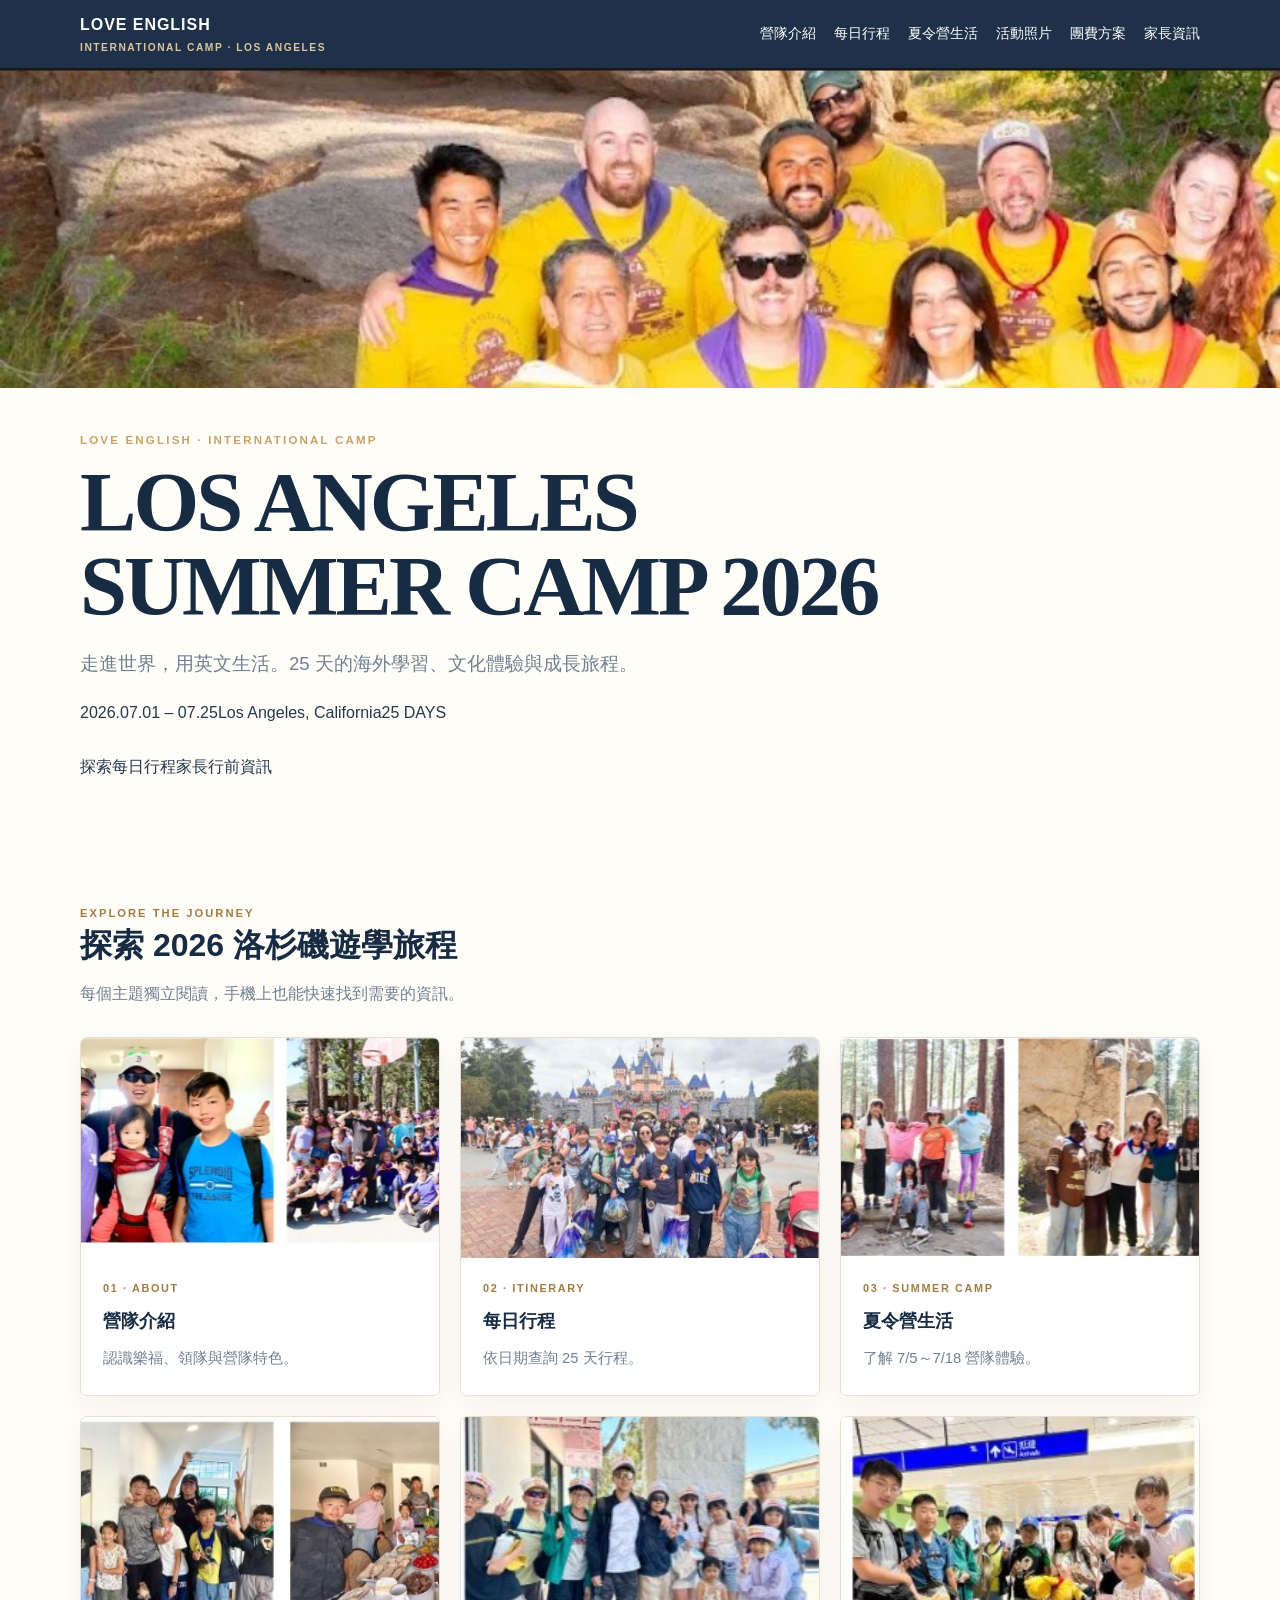
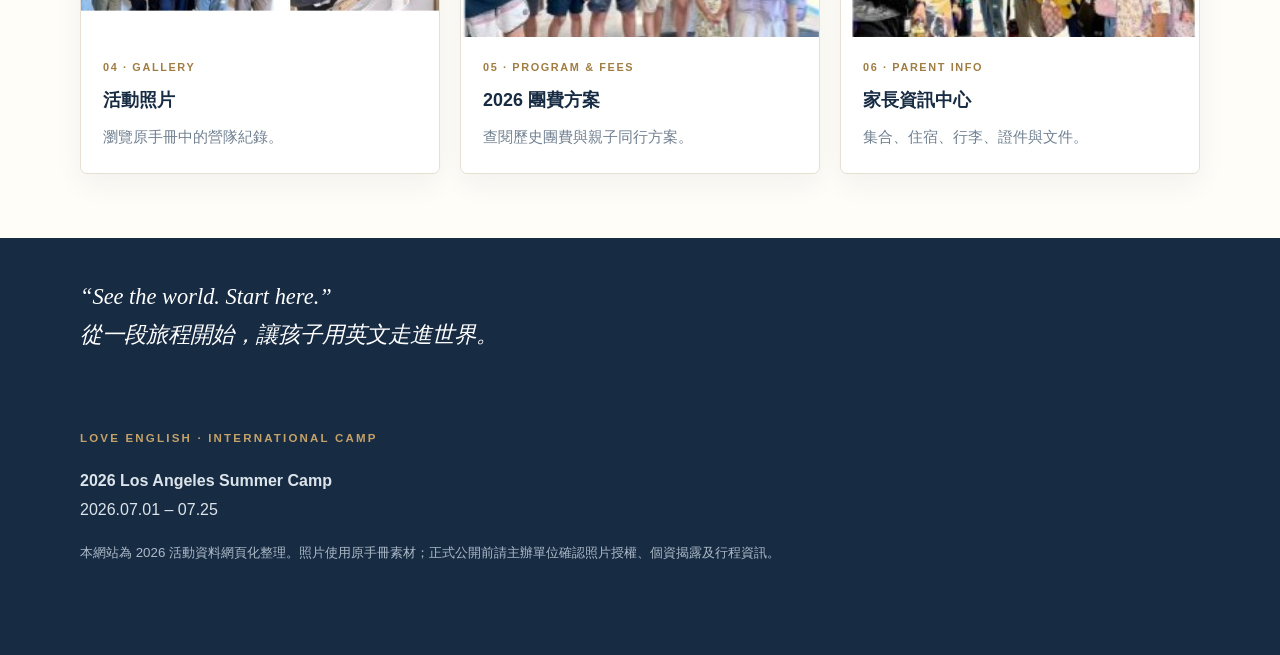
<file: index.html>
<!doctype html><html lang="zh-Hant"><head><meta charset="utf-8"><meta name="viewport" content="width=device-width,initial-scale=1"><meta name="theme-color" content="#172b43"><title>2026 洛杉磯國際夏令營｜LOVE English</title><link rel="stylesheet" href="styles.css"></head><body><header><div class="container nav"><a class="brand" href="index.html">LOVE ENGLISH <small>INTERNATIONAL CAMP · LOS ANGELES</small></a><button class="menu" id="menu">☰</button><nav class="navlinks" id="navlinks"><a href="about.html">營隊介紹</a><a href="itinerary.html">每日行程</a><a href="camp.html">夏令營生活</a><a href="gallery.html">活動照片</a><a href="fees.html">團費方案</a><a href="parents.html">家長資訊</a></nav></div></header><main><section class="hero"><div class="hero-photo"></div><div class="container hero-copy"><div class="eyebrow">LOVE ENGLISH · INTERNATIONAL CAMP</div><h1>LOS ANGELES<br>SUMMER CAMP 2026</h1><p>走進世界，用英文生活。25 天的海外學習、文化體驗與成長旅程。</p><div class="meta"><span class="pill">2026.07.01 – 07.25</span><span class="pill">Los Angeles, California</span><span class="pill">25 DAYS</span></div><div class="actions"><a class="btn" href="itinerary.html">探索每日行程</a><a class="btn secondary" href="parents.html">家長行前資訊</a></div></div></section>
<section class="section"><div class="container"><div class="section-head"><div><div class="kicker">EXPLORE THE JOURNEY</div><h2>探索 2026 洛杉磯遊學旅程</h2><p>每個主題獨立閱讀，手機上也能快速找到需要的資訊。</p></div></div><div class="grid">
<a class="card" href="about.html"><img src="assets/camp-benefits.jpg" alt="營隊活動"><div class="card-body"><div class="num">01 · ABOUT</div><h3>營隊介紹</h3><p>認識樂福、領隊與營隊特色。</p></div></a>
<a class="card" href="itinerary.html"><img src="assets/disney-castle.jpg" alt="迪士尼行程"><div class="card-body"><div class="num">02 · ITINERARY</div><h3>每日行程</h3><p>依日期查詢 25 天行程。</p></div></a>
<a class="card" href="camp.html"><img src="assets/camp-group.jpg" alt="夏令營生活"><div class="card-body"><div class="num">03 · SUMMER CAMP</div><h3>夏令營生活</h3><p>了解 7/5～7/18 營隊體驗。</p></div></a>
<a class="card" href="gallery.html"><img src="assets/thank-you.jpg" alt="活動照片"><div class="card-body"><div class="num">04 · GALLERY</div><h3>活動照片</h3><p>瀏覽原手冊中的營隊紀錄。</p></div></a>
<a class="card" href="fees.html"><img src="assets/outlet.jpg" alt="洛杉磯旅遊"><div class="card-body"><div class="num">05 · PROGRAM & FEES</div><h3>2026 團費方案</h3><p>查閱歷史團費與親子同行方案。</p></div></a>
<a class="card" href="parents.html"><img src="assets/arrival.jpg" alt="行前準備"><div class="card-body"><div class="num">06 · PARENT INFO</div><h3>家長資訊中心</h3><p>集合、住宿、行李、證件與文件。</p></div></a></div></div></section>
<section class="quote-band"><div class="container"><p>“See the world. Start here.”<br>從一段旅程開始，讓孩子用英文走進世界。</p></div></section></main><footer><div class="container"><div class="eyebrow">LOVE ENGLISH · INTERNATIONAL CAMP</div><p><strong>2026 Los Angeles Summer Camp</strong><br>2026.07.01 – 07.25</p><small>本網站為 2026 活動資料網頁化整理。照片使用原手冊素材；正式公開前請主辦單位確認照片授權、個資揭露及行程資訊。</small></div></footer><nav class="mobile-dock"><a href="itinerary.html"><b>▦</b>行程</a><a href="camp.html"><b>✦</b>夏令營</a><a href="gallery.html"><b>▧</b>照片</a><a href="fees.html"><b>＄</b>團費</a><a href="parents.html"><b>☷</b>家長</a></nav><script>document.getElementById('menu').addEventListener('click',()=>document.getElementById('navlinks').classList.toggle('open'));</script>
<script>
/* Site-wide scroll motion for every page */
(()=>{
  const reduceMotion=window.matchMedia('(prefers-reduced-motion: reduce)').matches;
  const selectors=[
    '.hero-copy','.hero-photo','.page-hero',
    '.section-head','.story-split','.story-copy','.feature',
    '.teacher','.price-card','.fee-intro','.table-wrap',
    '.info','.gallery-grid > *','.photo-strip > *',
    '.quote-band','.page-cta','.notice','.section > .container > *'
  ];
  const nodes=[...new Set(selectors.flatMap(selector=>[...document.querySelectorAll(selector)]))];
  if(reduceMotion || !('IntersectionObserver' in window)){
    nodes.forEach(node=>node.classList.add('motion-visible'));
    document.documentElement.classList.add('site-motion-ready');
    return;
  }
  document.documentElement.classList.add('site-motion-ready');
  nodes.forEach((node,index)=>{
    node.classList.add('motion-reveal');
    const siblings=[...node.parentElement.children].filter(el=>el.matches(selectors.join(',')));
    const order=Math.max(0,siblings.indexOf(node));
    node.style.setProperty('--motion-delay',`${Math.min(order*85,425)}ms`);
  });
  const observer=new IntersectionObserver(entries=>{
    entries.forEach(entry=>{
      if(entry.isIntersecting){
        entry.target.classList.add('motion-visible');
        observer.unobserve(entry.target);
      }
    });
  },{threshold:0.10,rootMargin:'0px 0px -6% 0px'});
  nodes.forEach(node=>observer.observe(node));

  // Animate navigation state and keep anchor jumps smooth across every page.
  document.querySelectorAll('a[href^="#"]').forEach(link=>{
    link.addEventListener('click',event=>{
      const target=document.querySelector(link.getAttribute('href'));
      if(target){event.preventDefault();target.scrollIntoView({behavior:'smooth',block:'start'});}
    });
  });
})();
</script>
</body></html>
</file>
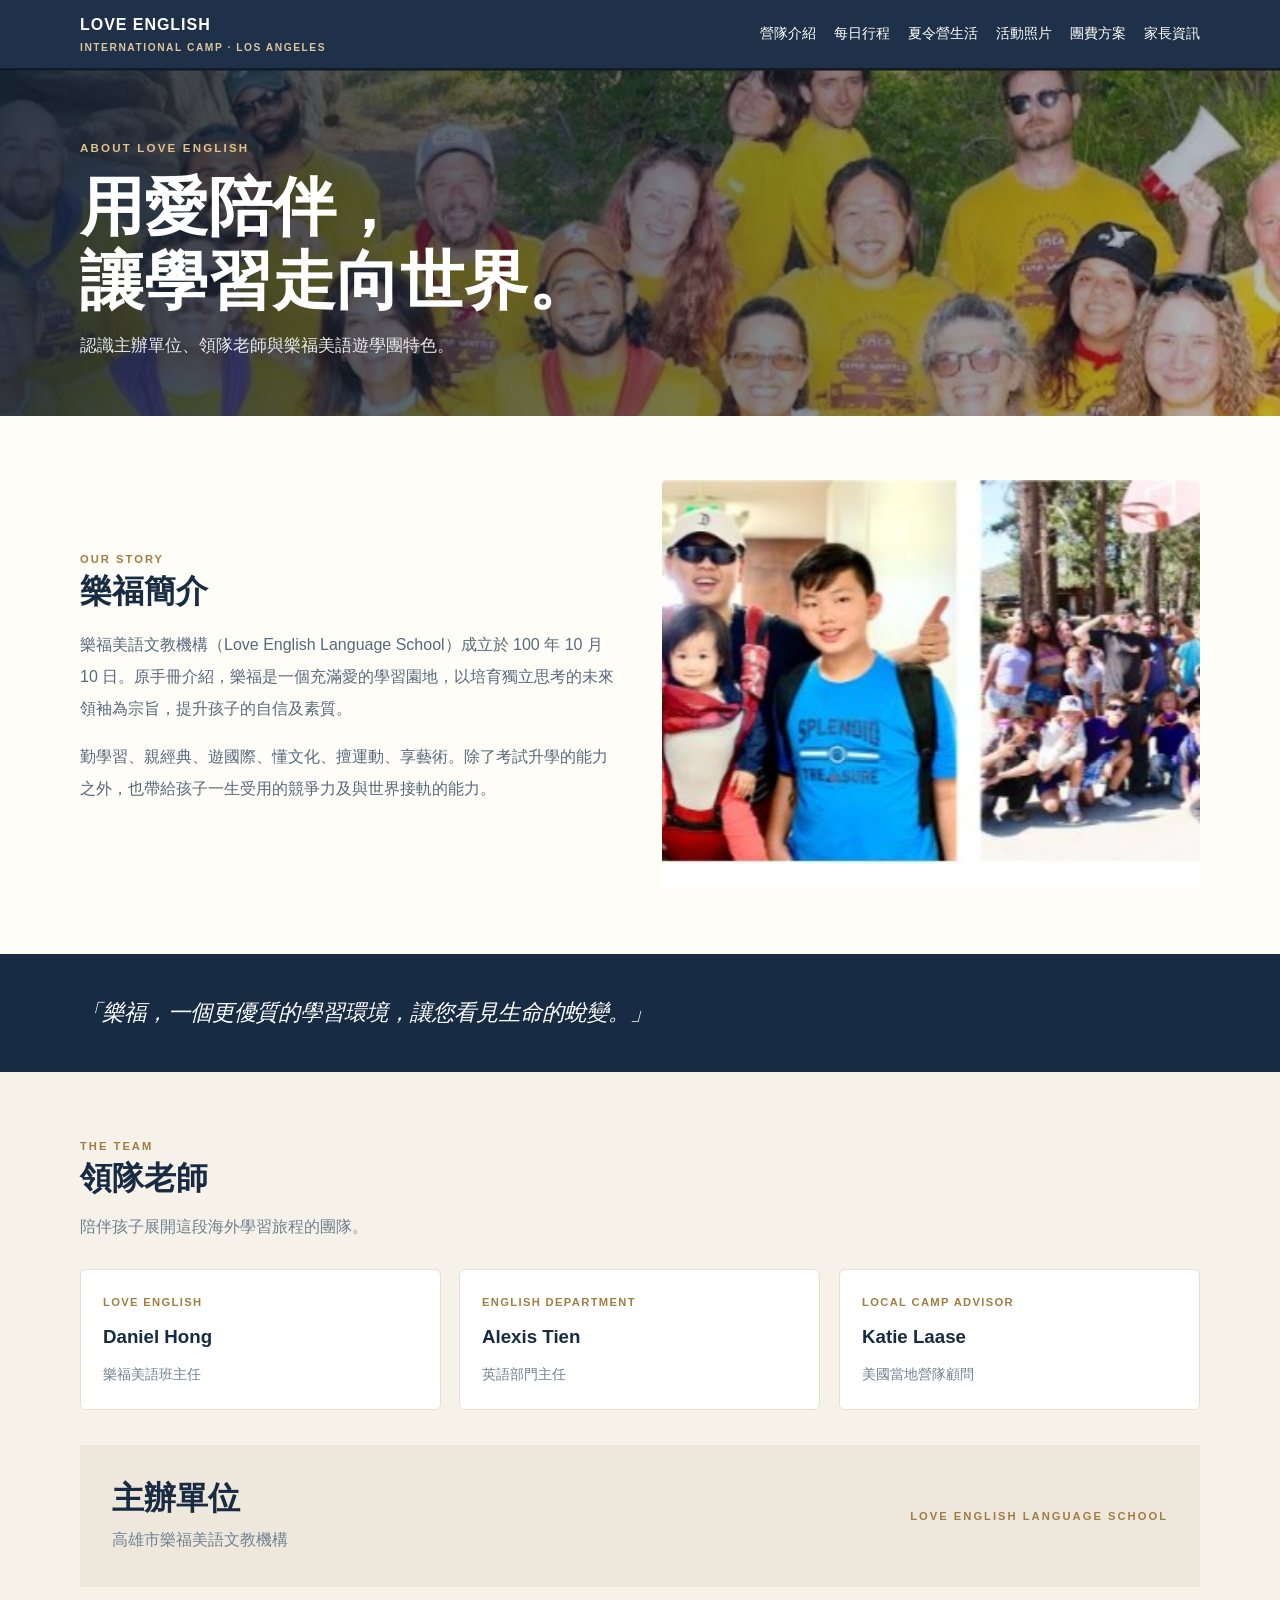
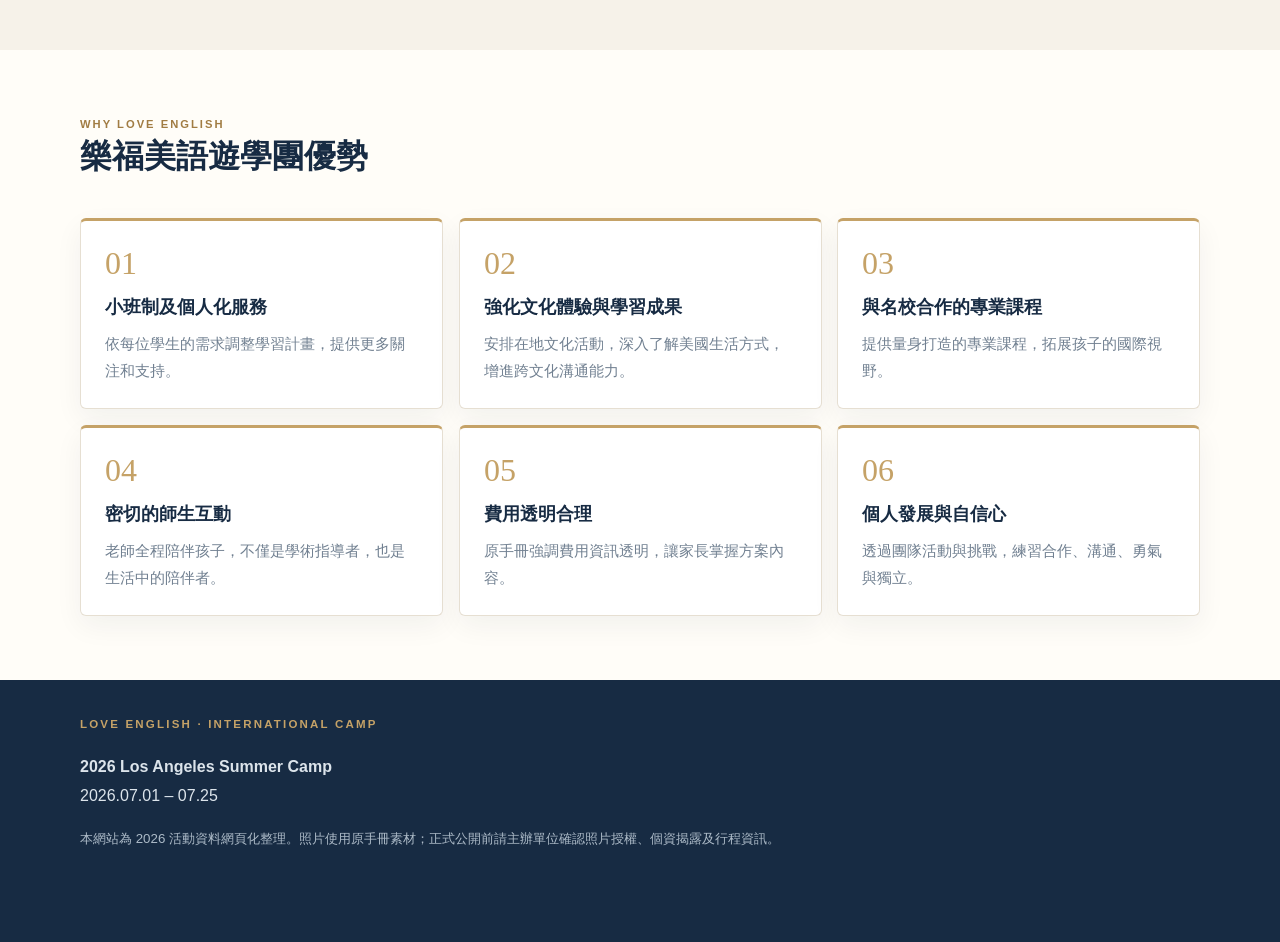
<file: about.html>
<!doctype html><html lang="zh-Hant"><head><meta charset="utf-8"><meta name="viewport" content="width=device-width,initial-scale=1"><meta name="theme-color" content="#172b43"><title>營隊介紹｜LOVE English</title><link rel="stylesheet" href="styles.css"></head><body><header><div class="container nav"><a class="brand" href="index.html">LOVE ENGLISH <small>INTERNATIONAL CAMP · LOS ANGELES</small></a><button class="menu" id="menu">☰</button><nav class="navlinks" id="navlinks"><a href="about.html">營隊介紹</a><a href="itinerary.html">每日行程</a><a href="camp.html">夏令營生活</a><a href="gallery.html">活動照片</a><a href="fees.html">團費方案</a><a href="parents.html">家長資訊</a></nav></div></header><main><section class="page-hero" style="--hero-image:url('assets/hero-team.jpg')"><div class="container"><div class="eyebrow">ABOUT LOVE ENGLISH</div><h1>用愛陪伴，<br>讓學習走向世界。</h1><p>認識主辦單位、領隊老師與樂福美語遊學團特色。</p></div></section>
<section class="section"><div class="container story-split"><div class="story-copy"><div class="kicker">OUR STORY</div><h2>樂福簡介</h2><p>樂福美語文教機構（Love English Language School）成立於 100 年 10 月 10 日。原手冊介紹，樂福是一個充滿愛的學習園地，以培育獨立思考的未來領袖為宗旨，提升孩子的自信及素質。</p><p>勤學習、親經典、遊國際、懂文化、擅運動、享藝術。除了考試升學的能力之外，也帶給孩子一生受用的競爭力及與世界接軌的能力。</p></div><img src="assets/camp-benefits.jpg" alt="樂福美語海外學習活動"></div></section>
<section class="quote-band"><div class="container"><p>「樂福，一個更優質的學習環境，讓您看見生命的蛻變。」</p></div></section>
<section class="section alt"><div class="container"><div class="section-head"><div><div class="kicker">THE TEAM</div><h2>領隊老師</h2><p>陪伴孩子展開這段海外學習旅程的團隊。</p></div></div><div class="teacher-grid"><article class="teacher"><div class="role">LOVE ENGLISH</div><h3>Daniel Hong</h3><p>樂福美語班主任</p></article><article class="teacher"><div class="role">ENGLISH DEPARTMENT</div><h3>Alexis Tien</h3><p>英語部門主任</p></article><article class="teacher"><div class="role">LOCAL CAMP ADVISOR</div><h3>Katie Laase</h3><p>美國當地營隊顧問</p></article></div><div class="page-cta"><div><h2>主辦單位</h2><p>高雄市樂福美語文教機構</p></div><div class="kicker">LOVE ENGLISH LANGUAGE SCHOOL</div></div></div></section>
<section class="section"><div class="container"><div class="section-head"><div><div class="kicker">WHY LOVE ENGLISH</div><h2>樂福美語遊學團優勢</h2></div></div><div class="feature-grid"><article class="feature"><div class="feature-no">01</div><h3>小班制及個人化服務</h3><p>依每位學生的需求調整學習計畫，提供更多關注和支持。</p></article><article class="feature"><div class="feature-no">02</div><h3>強化文化體驗與學習成果</h3><p>安排在地文化活動，深入了解美國生活方式，增進跨文化溝通能力。</p></article><article class="feature"><div class="feature-no">03</div><h3>與名校合作的專業課程</h3><p>提供量身打造的專業課程，拓展孩子的國際視野。</p></article><article class="feature"><div class="feature-no">04</div><h3>密切的師生互動</h3><p>老師全程陪伴孩子，不僅是學術指導者，也是生活中的陪伴者。</p></article><article class="feature"><div class="feature-no">05</div><h3>費用透明合理</h3><p>原手冊強調費用資訊透明，讓家長掌握方案內容。</p></article><article class="feature"><div class="feature-no">06</div><h3>個人發展與自信心</h3><p>透過團隊活動與挑戰，練習合作、溝通、勇氣與獨立。</p></article></div></div></section></main><footer><div class="container"><div class="eyebrow">LOVE ENGLISH · INTERNATIONAL CAMP</div><p><strong>2026 Los Angeles Summer Camp</strong><br>2026.07.01 – 07.25</p><small>本網站為 2026 活動資料網頁化整理。照片使用原手冊素材；正式公開前請主辦單位確認照片授權、個資揭露及行程資訊。</small></div></footer><nav class="mobile-dock"><a href="itinerary.html"><b>▦</b>行程</a><a href="camp.html"><b>✦</b>夏令營</a><a href="gallery.html"><b>▧</b>照片</a><a href="fees.html"><b>＄</b>團費</a><a href="parents.html"><b>☷</b>家長</a></nav><script>document.getElementById('menu').addEventListener('click',()=>document.getElementById('navlinks').classList.toggle('open'));</script>
<script>
/* Site-wide scroll motion for every page */
(()=>{
  const reduceMotion=window.matchMedia('(prefers-reduced-motion: reduce)').matches;
  const selectors=[
    '.hero-copy','.hero-photo','.page-hero',
    '.section-head','.story-split','.story-copy','.feature',
    '.teacher','.price-card','.fee-intro','.table-wrap',
    '.info','.gallery-grid > *','.photo-strip > *',
    '.quote-band','.page-cta','.notice','.section > .container > *'
  ];
  const nodes=[...new Set(selectors.flatMap(selector=>[...document.querySelectorAll(selector)]))];
  if(reduceMotion || !('IntersectionObserver' in window)){
    nodes.forEach(node=>node.classList.add('motion-visible'));
    document.documentElement.classList.add('site-motion-ready');
    return;
  }
  document.documentElement.classList.add('site-motion-ready');
  nodes.forEach((node,index)=>{
    node.classList.add('motion-reveal');
    const siblings=[...node.parentElement.children].filter(el=>el.matches(selectors.join(',')));
    const order=Math.max(0,siblings.indexOf(node));
    node.style.setProperty('--motion-delay',`${Math.min(order*85,425)}ms`);
  });
  const observer=new IntersectionObserver(entries=>{
    entries.forEach(entry=>{
      if(entry.isIntersecting){
        entry.target.classList.add('motion-visible');
        observer.unobserve(entry.target);
      }
    });
  },{threshold:0.10,rootMargin:'0px 0px -6% 0px'});
  nodes.forEach(node=>observer.observe(node));

  // Animate navigation state and keep anchor jumps smooth across every page.
  document.querySelectorAll('a[href^="#"]').forEach(link=>{
    link.addEventListener('click',event=>{
      const target=document.querySelector(link.getAttribute('href'));
      if(target){event.preventDefault();target.scrollIntoView({behavior:'smooth',block:'start'});}
    });
  });
})();
</script>
</body></html>
</file>
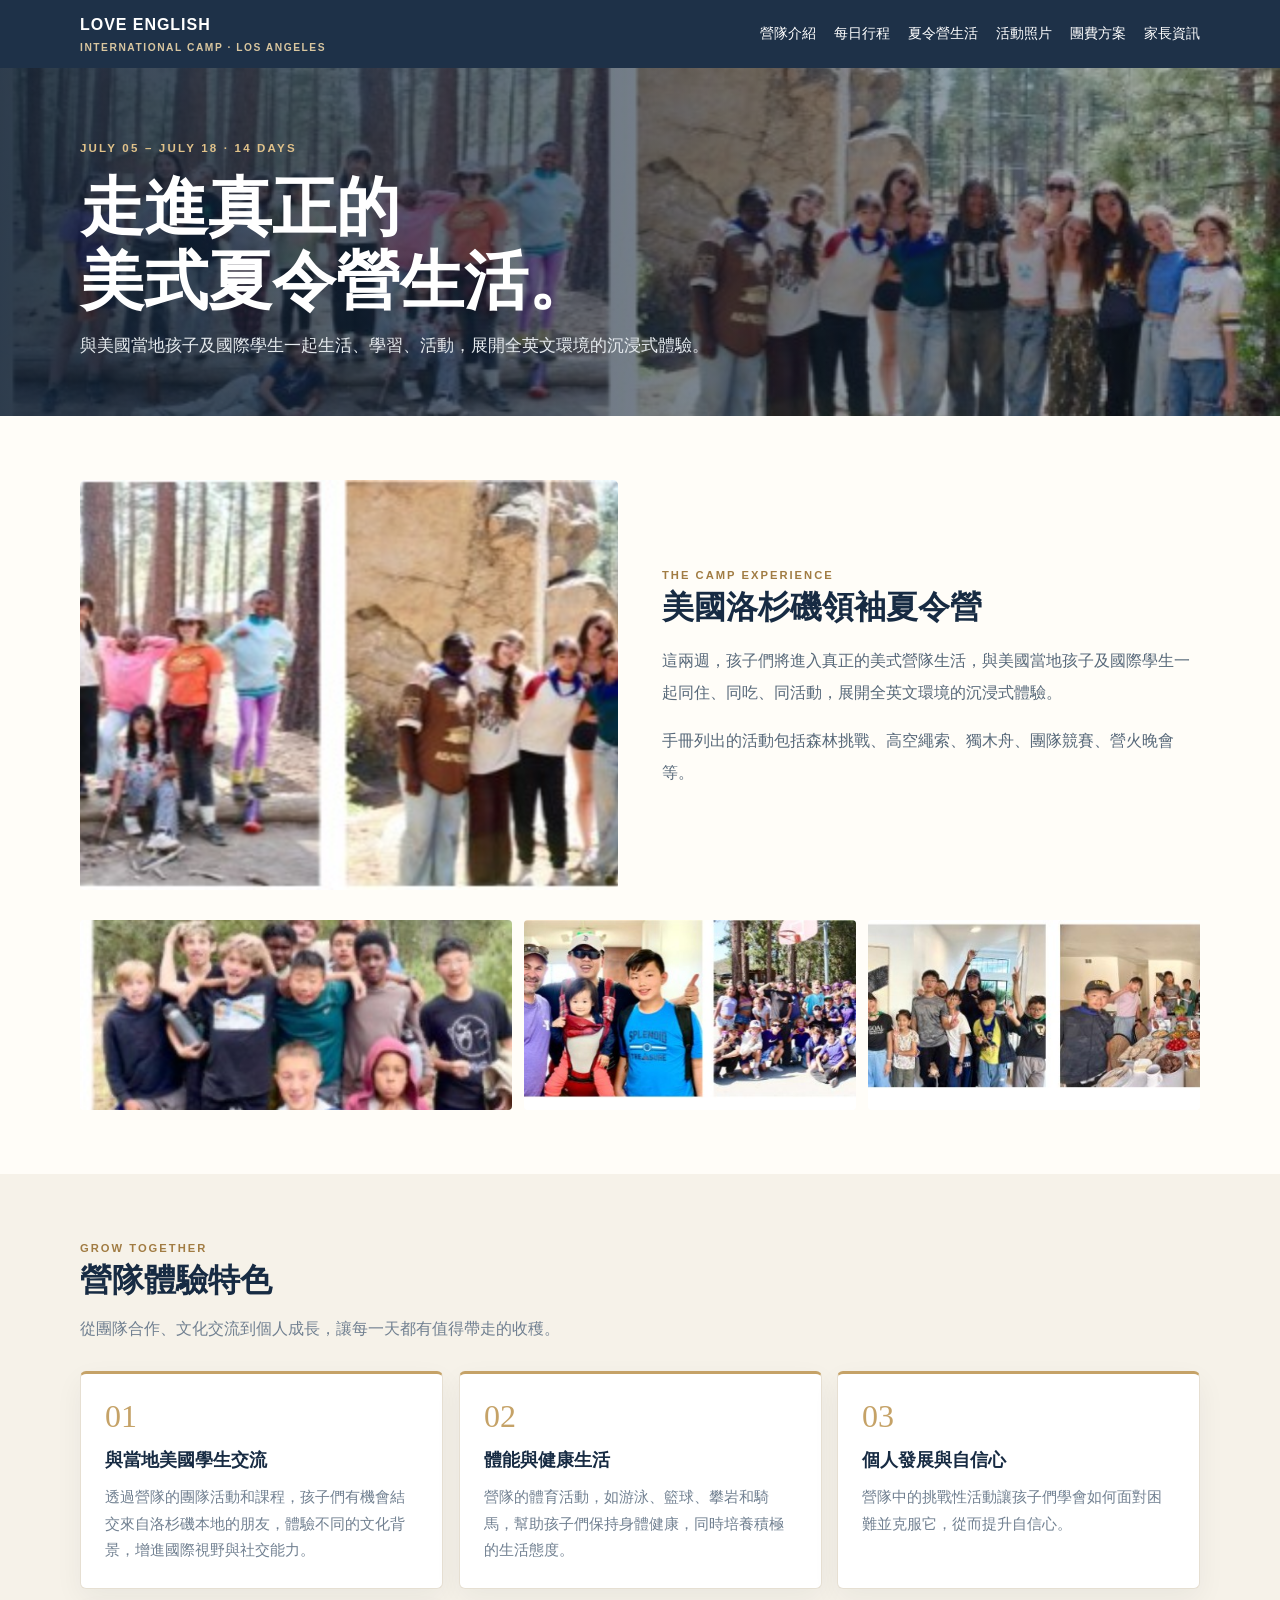
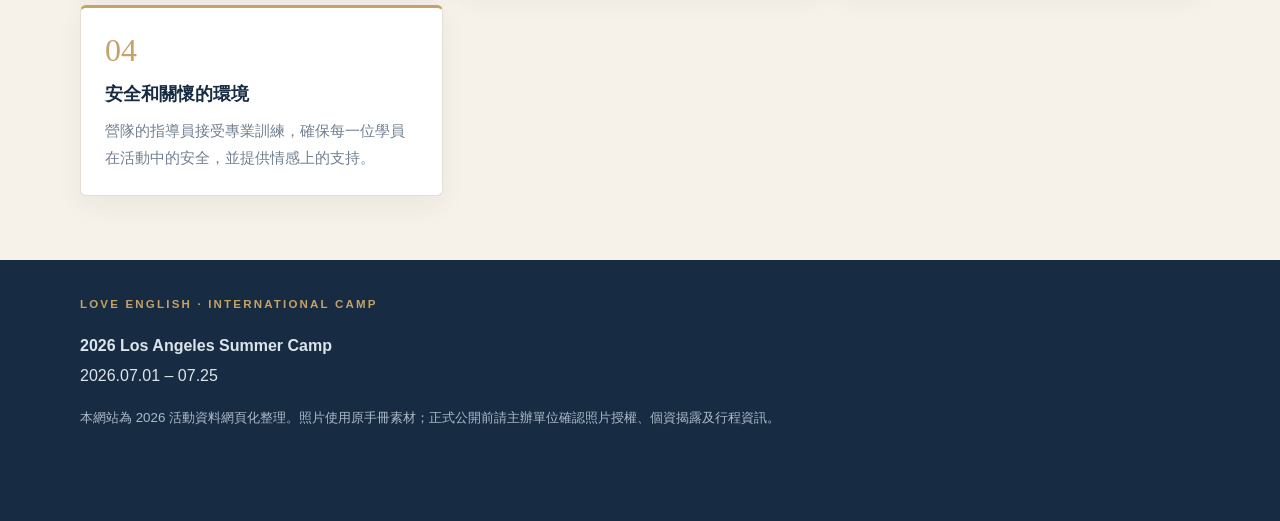
<file: camp.html>
<!doctype html><html lang="zh-Hant"><head><meta charset="utf-8"><meta name="viewport" content="width=device-width,initial-scale=1"><meta name="theme-color" content="#172b43"><title>美國夏令營生活｜LOVE English</title><link rel="stylesheet" href="styles.css"></head><body><header><div class="container nav"><a class="brand" href="index.html">LOVE ENGLISH <small>INTERNATIONAL CAMP · LOS ANGELES</small></a><button class="menu" id="menu">☰</button><nav class="navlinks" id="navlinks"><a href="about.html">營隊介紹</a><a href="itinerary.html">每日行程</a><a href="camp.html">夏令營生活</a><a href="gallery.html">活動照片</a><a href="fees.html">團費方案</a><a href="parents.html">家長資訊</a></nav></div></header><main><section class="page-hero" style="--hero-image:url('assets/camp-group.jpg')"><div class="container"><div class="eyebrow">JULY 05 – JULY 18 · 14 DAYS</div><h1>走進真正的<br>美式夏令營生活。</h1><p>與美國當地孩子及國際學生一起生活、學習、活動，展開全英文環境的沉浸式體驗。</p></div></section>
<section class="section"><div class="container story-split"><img src="assets/camp-group.jpg" alt="美國夏令營團體活動"><div class="story-copy"><div class="kicker">THE CAMP EXPERIENCE</div><h2>美國洛杉磯領袖夏令營</h2><p>這兩週，孩子們將進入真正的美式營隊生活，與美國當地孩子及國際學生一起同住、同吃、同活動，展開全英文環境的沉浸式體驗。</p><p>手冊列出的活動包括森林挑戰、高空繩索、獨木舟、團隊競賽、營火晚會等。</p></div></div><div class="container photo-strip"><img src="assets/camp-independence.jpg" alt="戶外活動"><img src="assets/camp-benefits.jpg" alt="營隊活動"><img src="assets/thank-you.jpg" alt="營隊交流"></div></section>
<section class="section alt"><div class="container"><div class="section-head"><div><div class="kicker">GROW TOGETHER</div><h2>營隊體驗特色</h2><p>從團隊合作、文化交流到個人成長，讓每一天都有值得帶走的收穫。</p></div></div><div class="feature-grid"><article class="feature"><div class="feature-no">01</div><h3>與當地美國學生交流</h3><p>透過營隊的團隊活動和課程，孩子們有機會結交來自洛杉磯本地的朋友，體驗不同的文化背景，增進國際視野與社交能力。</p></article><article class="feature"><div class="feature-no">02</div><h3>體能與健康生活</h3><p>營隊的體育活動，如游泳、籃球、攀岩和騎馬，幫助孩子們保持身體健康，同時培養積極的生活態度。</p></article><article class="feature"><div class="feature-no">03</div><h3>個人發展與自信心</h3><p>營隊中的挑戰性活動讓孩子們學會如何面對困難並克服它，從而提升自信心。</p></article><article class="feature"><div class="feature-no">04</div><h3>安全和關懷的環境</h3><p>營隊的指導員接受專業訓練，確保每一位學員在活動中的安全，並提供情感上的支持。</p></article></div></div></section></main><footer><div class="container"><div class="eyebrow">LOVE ENGLISH · INTERNATIONAL CAMP</div><p><strong>2026 Los Angeles Summer Camp</strong><br>2026.07.01 – 07.25</p><small>本網站為 2026 活動資料網頁化整理。照片使用原手冊素材；正式公開前請主辦單位確認照片授權、個資揭露及行程資訊。</small></div></footer><nav class="mobile-dock"><a href="itinerary.html"><b>▦</b>行程</a><a href="camp.html"><b>✦</b>夏令營</a><a href="gallery.html"><b>▧</b>照片</a><a href="fees.html"><b>＄</b>團費</a><a href="parents.html"><b>☷</b>家長</a></nav><script>document.getElementById('menu').addEventListener('click',()=>document.getElementById('navlinks').classList.toggle('open'));</script>
<script>
/* Site-wide scroll motion for every page */
(()=>{
  const reduceMotion=window.matchMedia('(prefers-reduced-motion: reduce)').matches;
  const selectors=[
    '.hero-copy','.hero-photo','.page-hero',
    '.section-head','.story-split','.story-copy','.feature',
    '.teacher','.price-card','.fee-intro','.table-wrap',
    '.info','.gallery-grid > *','.photo-strip > *',
    '.quote-band','.page-cta','.notice','.section > .container > *'
  ];
  const nodes=[...new Set(selectors.flatMap(selector=>[...document.querySelectorAll(selector)]))];
  if(reduceMotion || !('IntersectionObserver' in window)){
    nodes.forEach(node=>node.classList.add('motion-visible'));
    document.documentElement.classList.add('site-motion-ready');
    return;
  }
  document.documentElement.classList.add('site-motion-ready');
  nodes.forEach((node,index)=>{
    node.classList.add('motion-reveal');
    const siblings=[...node.parentElement.children].filter(el=>el.matches(selectors.join(',')));
    const order=Math.max(0,siblings.indexOf(node));
    node.style.setProperty('--motion-delay',`${Math.min(order*85,425)}ms`);
  });
  const observer=new IntersectionObserver(entries=>{
    entries.forEach(entry=>{
      if(entry.isIntersecting){
        entry.target.classList.add('motion-visible');
        observer.unobserve(entry.target);
      }
    });
  },{threshold:0.10,rootMargin:'0px 0px -6% 0px'});
  nodes.forEach(node=>observer.observe(node));

  // Animate navigation state and keep anchor jumps smooth across every page.
  document.querySelectorAll('a[href^="#"]').forEach(link=>{
    link.addEventListener('click',event=>{
      const target=document.querySelector(link.getAttribute('href'));
      if(target){event.preventDefault();target.scrollIntoView({behavior:'smooth',block:'start'});}
    });
  });
})();
</script>
</body></html>
</file>
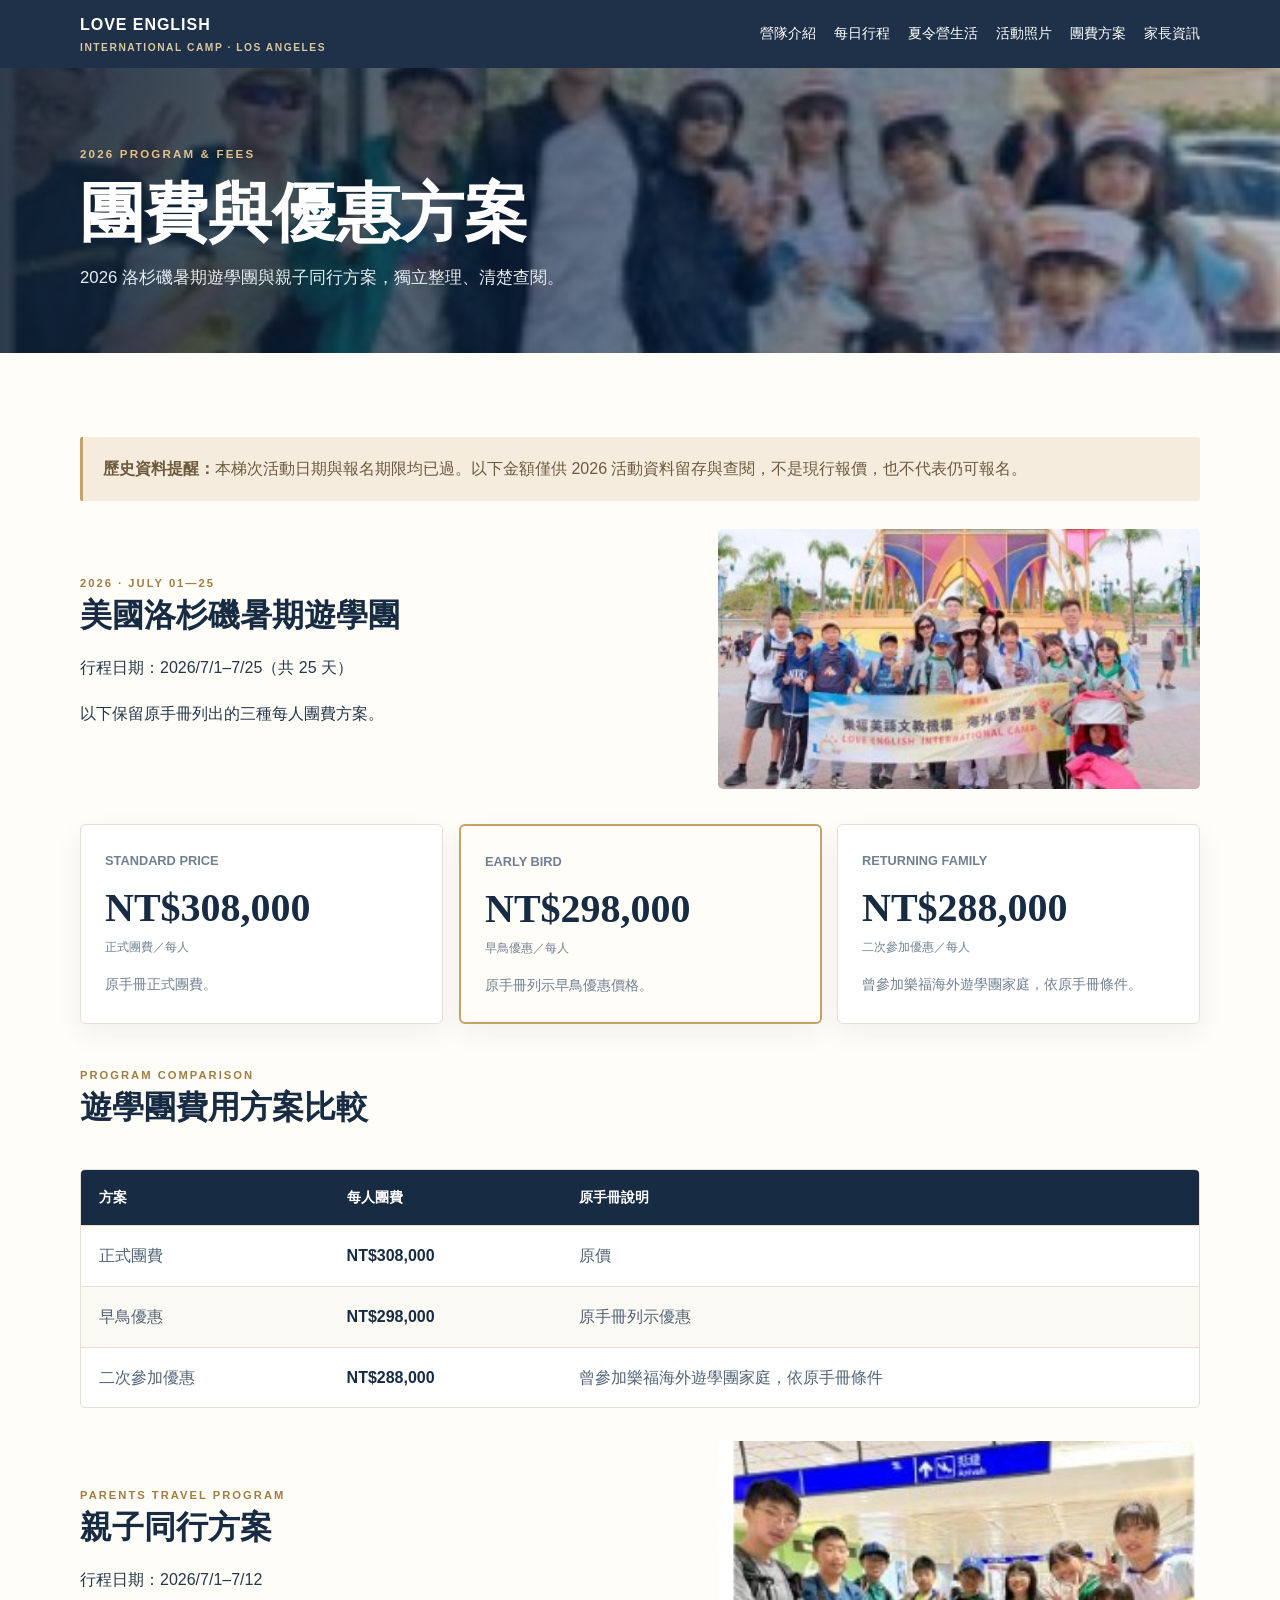
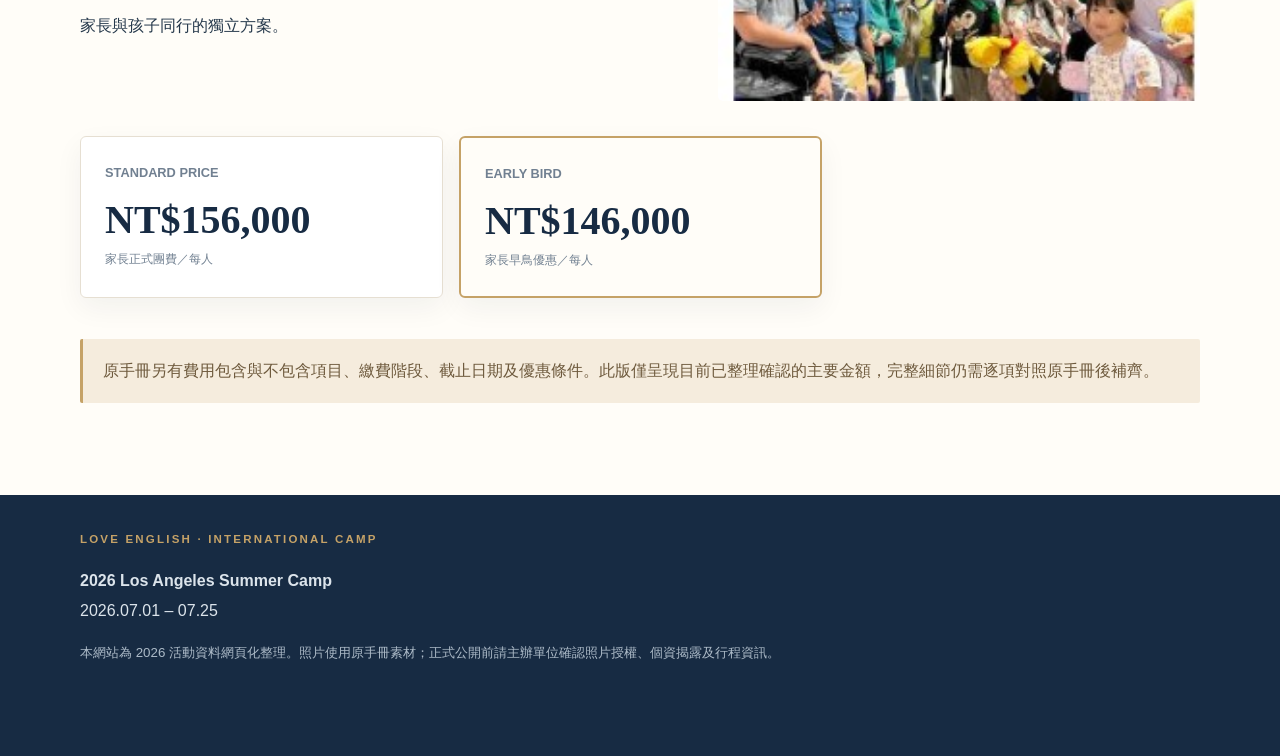
<file: fees.html>
<!doctype html><html lang="zh-Hant"><head><meta charset="utf-8"><meta name="viewport" content="width=device-width,initial-scale=1"><meta name="theme-color" content="#172b43"><title>2026 團費與優惠方案｜LOVE English</title><link rel="stylesheet" href="styles.css"></head><body><header><div class="container nav"><a class="brand" href="index.html">LOVE ENGLISH <small>INTERNATIONAL CAMP · LOS ANGELES</small></a><button class="menu" id="menu">☰</button><nav class="navlinks" id="navlinks"><a href="about.html">營隊介紹</a><a href="itinerary.html">每日行程</a><a href="camp.html">夏令營生活</a><a href="gallery.html">活動照片</a><a href="fees.html">團費方案</a><a href="parents.html">家長資訊</a></nav></div></header><main><section class="page-hero compact" style="--hero-image:url('assets/outlet.jpg')"><div class="container"><div class="eyebrow">2026 PROGRAM & FEES</div><h1>團費與優惠方案</h1><p>2026 洛杉磯暑期遊學團與親子同行方案，獨立整理、清楚查閱。</p></div></section>
<section class="section"><div class="container"><div class="notice"><b>歷史資料提醒：</b>本梯次活動日期與報名期限均已過。以下金額僅供 2026 活動資料留存與查閱，不是現行報價，也不代表仍可報名。</div>
<div class="fee-intro"><div><div class="kicker">2026 · JULY 01—25</div><h2>美國洛杉磯暑期遊學團</h2><p>行程日期：2026/7/1–7/25（共 25 天）</p><p>以下保留原手冊列出的三種每人團費方案。</p></div><img src="assets/disney-group.jpg" alt="洛杉磯遊學團活動照片"></div>
<div class="price-grid"><article class="price-card"><div class="plan">STANDARD PRICE</div><div class="amount">NT$308,000</div><div class="unit">正式團費／每人</div><p>原手冊正式團費。</p></article><article class="price-card featured"><div class="plan">EARLY BIRD</div><div class="amount">NT$298,000</div><div class="unit">早鳥優惠／每人</div><p>原手冊列示早鳥優惠價格。</p></article><article class="price-card"><div class="plan">RETURNING FAMILY</div><div class="amount">NT$288,000</div><div class="unit">二次參加優惠／每人</div><p>曾參加樂福海外遊學團家庭，依原手冊條件。</p></article></div>
<div class="section-head"><div><div class="kicker">PROGRAM COMPARISON</div><h2>遊學團費用方案比較</h2></div></div><div class="table-wrap"><table><thead><tr><th>方案</th><th>每人團費</th><th>原手冊說明</th></tr></thead><tbody><tr><td>正式團費</td><td class="price">NT$308,000</td><td>原價</td></tr><tr><td>早鳥優惠</td><td class="price">NT$298,000</td><td>原手冊列示優惠</td></tr><tr><td>二次參加優惠</td><td class="price">NT$288,000</td><td>曾參加樂福海外遊學團家庭，依原手冊條件</td></tr></tbody></table></div>
<div class="fee-intro"><div><div class="kicker">PARENTS TRAVEL PROGRAM</div><h2>親子同行方案</h2><p>行程日期：2026/7/1–7/12</p><p>家長與孩子同行的獨立方案。</p></div><img src="assets/arrival.jpg" alt="親子同行旅程"></div>
<div class="price-grid"><article class="price-card"><div class="plan">STANDARD PRICE</div><div class="amount">NT$156,000</div><div class="unit">家長正式團費／每人</div></article><article class="price-card featured"><div class="plan">EARLY BIRD</div><div class="amount">NT$146,000</div><div class="unit">家長早鳥優惠／每人</div></article></div>
<div class="notice">原手冊另有費用包含與不包含項目、繳費階段、截止日期及優惠條件。此版僅呈現目前已整理確認的主要金額，完整細節仍需逐項對照原手冊後補齊。</div></div></section></main><footer><div class="container"><div class="eyebrow">LOVE ENGLISH · INTERNATIONAL CAMP</div><p><strong>2026 Los Angeles Summer Camp</strong><br>2026.07.01 – 07.25</p><small>本網站為 2026 活動資料網頁化整理。照片使用原手冊素材；正式公開前請主辦單位確認照片授權、個資揭露及行程資訊。</small></div></footer><nav class="mobile-dock"><a href="itinerary.html"><b>▦</b>行程</a><a href="camp.html"><b>✦</b>夏令營</a><a href="gallery.html"><b>▧</b>照片</a><a href="fees.html"><b>＄</b>團費</a><a href="parents.html"><b>☷</b>家長</a></nav><script>document.getElementById('menu').addEventListener('click',()=>document.getElementById('navlinks').classList.toggle('open'));</script>
<script>
/* Site-wide scroll motion for every page */
(()=>{
  const reduceMotion=window.matchMedia('(prefers-reduced-motion: reduce)').matches;
  const selectors=[
    '.hero-copy','.hero-photo','.page-hero',
    '.section-head','.story-split','.story-copy','.feature',
    '.teacher','.price-card','.fee-intro','.table-wrap',
    '.info','.gallery-grid > *','.photo-strip > *',
    '.quote-band','.page-cta','.notice','.section > .container > *'
  ];
  const nodes=[...new Set(selectors.flatMap(selector=>[...document.querySelectorAll(selector)]))];
  if(reduceMotion || !('IntersectionObserver' in window)){
    nodes.forEach(node=>node.classList.add('motion-visible'));
    document.documentElement.classList.add('site-motion-ready');
    return;
  }
  document.documentElement.classList.add('site-motion-ready');
  nodes.forEach((node,index)=>{
    node.classList.add('motion-reveal');
    const siblings=[...node.parentElement.children].filter(el=>el.matches(selectors.join(',')));
    const order=Math.max(0,siblings.indexOf(node));
    node.style.setProperty('--motion-delay',`${Math.min(order*85,425)}ms`);
  });
  const observer=new IntersectionObserver(entries=>{
    entries.forEach(entry=>{
      if(entry.isIntersecting){
        entry.target.classList.add('motion-visible');
        observer.unobserve(entry.target);
      }
    });
  },{threshold:0.10,rootMargin:'0px 0px -6% 0px'});
  nodes.forEach(node=>observer.observe(node));

  // Animate navigation state and keep anchor jumps smooth across every page.
  document.querySelectorAll('a[href^="#"]').forEach(link=>{
    link.addEventListener('click',event=>{
      const target=document.querySelector(link.getAttribute('href'));
      if(target){event.preventDefault();target.scrollIntoView({behavior:'smooth',block:'start'});}
    });
  });
})();
</script>
</body></html>
</file>
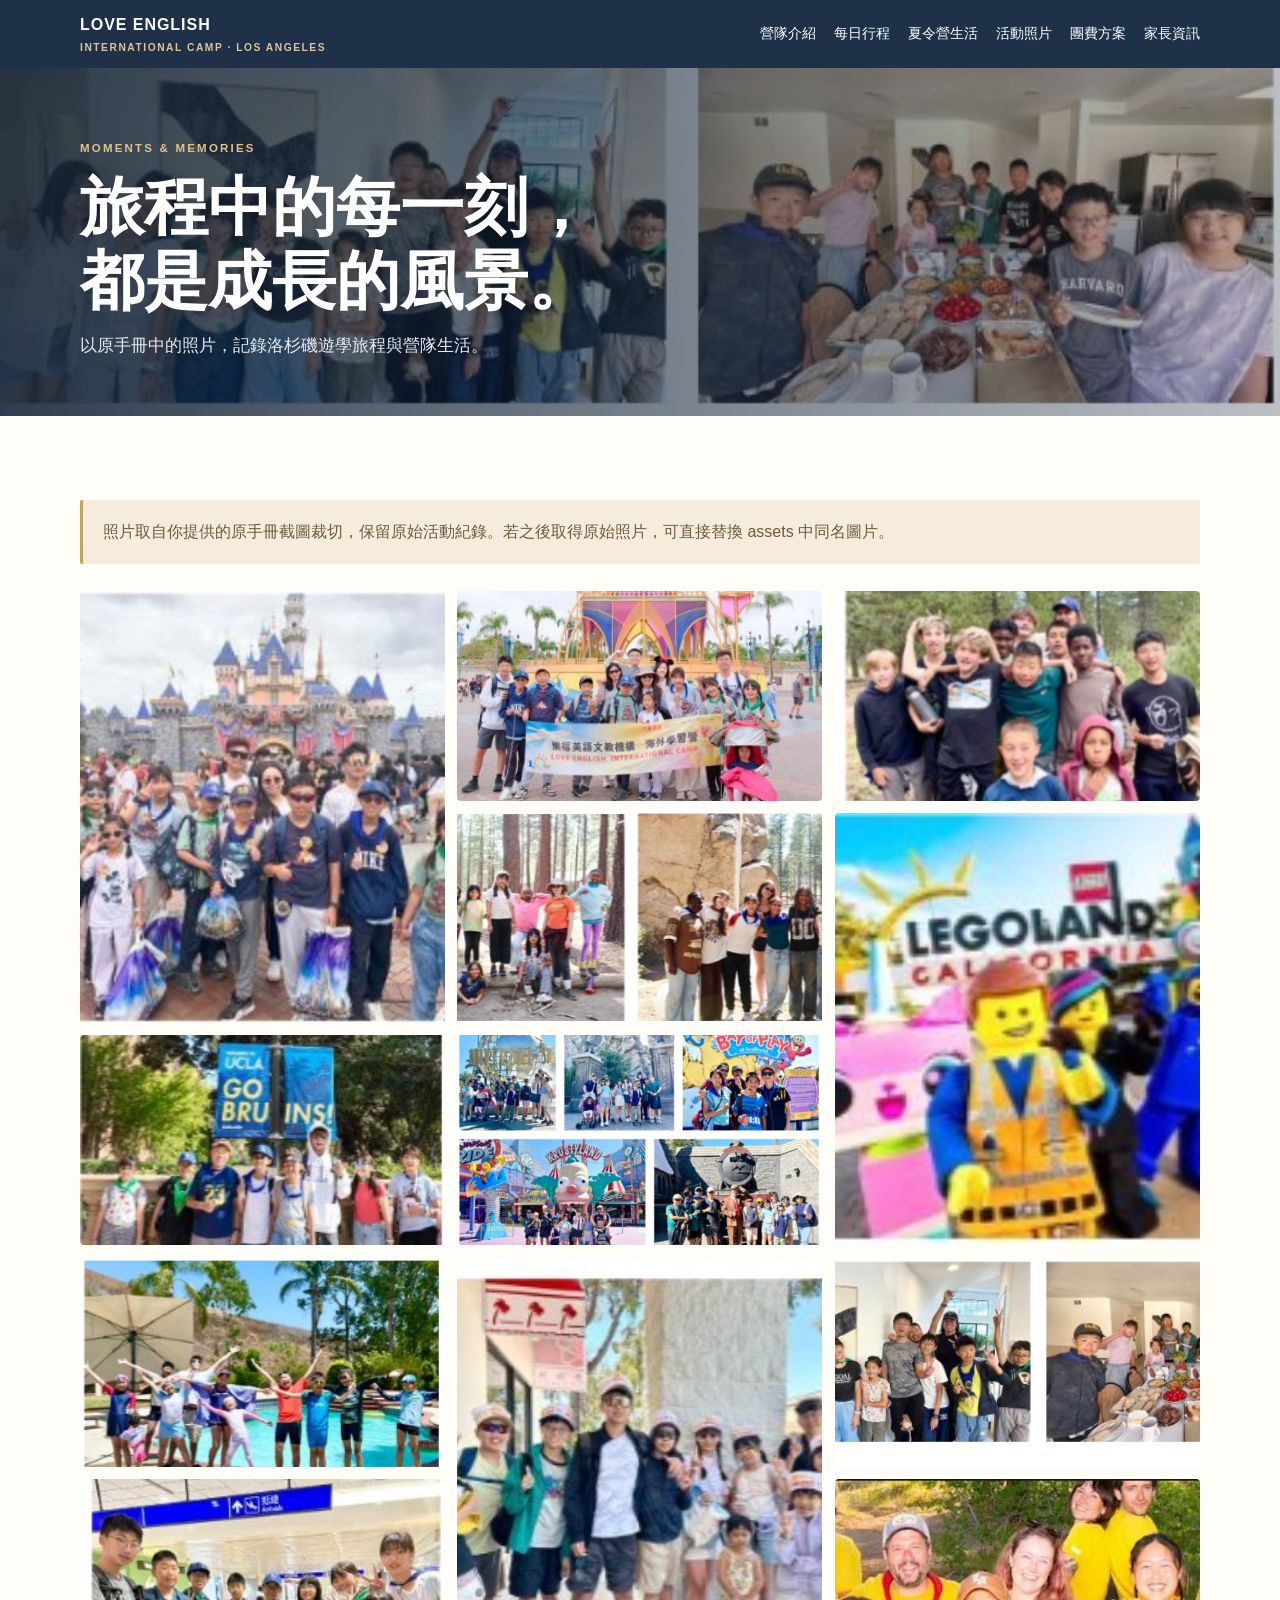
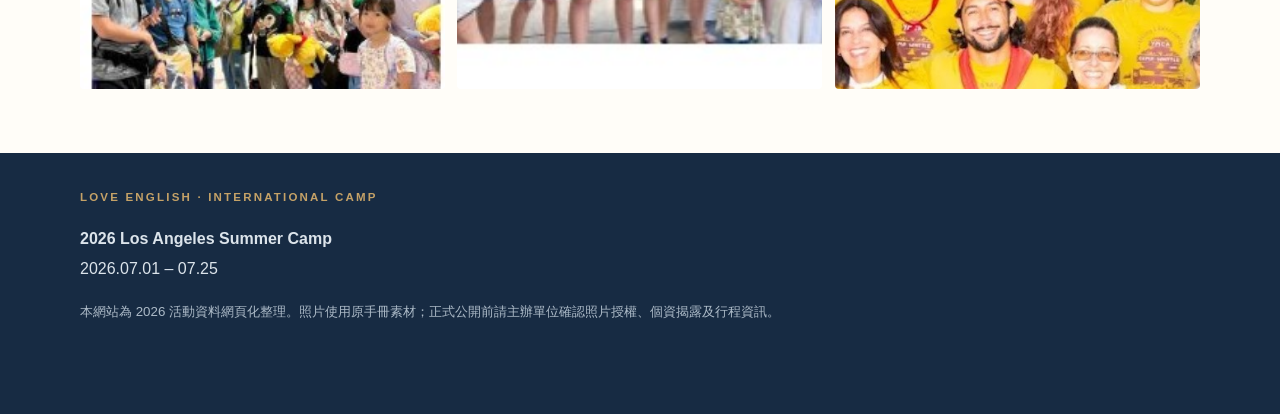
<file: gallery.html>
<!doctype html><html lang="zh-Hant"><head><meta charset="utf-8"><meta name="viewport" content="width=device-width,initial-scale=1"><meta name="theme-color" content="#172b43"><title>活動照片｜LOVE English</title><link rel="stylesheet" href="styles.css"></head><body><header><div class="container nav"><a class="brand" href="index.html">LOVE ENGLISH <small>INTERNATIONAL CAMP · LOS ANGELES</small></a><button class="menu" id="menu">☰</button><nav class="navlinks" id="navlinks"><a href="about.html">營隊介紹</a><a href="itinerary.html">每日行程</a><a href="camp.html">夏令營生活</a><a href="gallery.html">活動照片</a><a href="fees.html">團費方案</a><a href="parents.html">家長資訊</a></nav></div></header><main><section class="page-hero" style="--hero-image:url('assets/thank-you.jpg')"><div class="container"><div class="eyebrow">MOMENTS & MEMORIES</div><h1>旅程中的每一刻，<br>都是成長的風景。</h1><p>以原手冊中的照片，記錄洛杉磯遊學旅程與營隊生活。</p></div></section><section class="section"><div class="container"><div class="notice">照片取自你提供的原手冊截圖裁切，保留原始活動紀錄。若之後取得原始照片，可直接替換 assets 中同名圖片。</div><div class="gallery-grid"><img src="assets/disney-castle.jpg" alt="迪士尼樂園" loading="lazy"><img src="assets/disney-group.jpg" alt="迪士尼團體紀錄" loading="lazy"><img src="assets/camp-independence.jpg" alt="美國國慶文化體驗" loading="lazy"><img src="assets/camp-group.jpg" alt="夏令營生活" loading="lazy"><img src="assets/legoland.jpg" alt="樂高樂園" loading="lazy"><img src="assets/ucla.jpg" alt="UCLA 校園參訪" loading="lazy"><img src="assets/universal.jpg" alt="環球影城" loading="lazy"><img src="assets/pool-party.jpg" alt="夏日泳池派對" loading="lazy"><img src="assets/outlet.jpg" alt="Outlet 購物日" loading="lazy"><img src="assets/thank-you.jpg" alt="感恩分享會" loading="lazy"><img src="assets/arrival.jpg" alt="啟程與返程" loading="lazy"><img src="assets/hero-team.jpg" alt="領隊與團隊" loading="lazy"></div></div></section></main><footer><div class="container"><div class="eyebrow">LOVE ENGLISH · INTERNATIONAL CAMP</div><p><strong>2026 Los Angeles Summer Camp</strong><br>2026.07.01 – 07.25</p><small>本網站為 2026 活動資料網頁化整理。照片使用原手冊素材；正式公開前請主辦單位確認照片授權、個資揭露及行程資訊。</small></div></footer><nav class="mobile-dock"><a href="itinerary.html"><b>▦</b>行程</a><a href="camp.html"><b>✦</b>夏令營</a><a href="gallery.html"><b>▧</b>照片</a><a href="fees.html"><b>＄</b>團費</a><a href="parents.html"><b>☷</b>家長</a></nav><script>document.getElementById('menu').addEventListener('click',()=>document.getElementById('navlinks').classList.toggle('open'));</script>
<script>
/* Site-wide scroll motion for every page */
(()=>{
  const reduceMotion=window.matchMedia('(prefers-reduced-motion: reduce)').matches;
  const selectors=[
    '.hero-copy','.hero-photo','.page-hero',
    '.section-head','.story-split','.story-copy','.feature',
    '.teacher','.price-card','.fee-intro','.table-wrap',
    '.info','.gallery-grid > *','.photo-strip > *',
    '.quote-band','.page-cta','.notice','.section > .container > *'
  ];
  const nodes=[...new Set(selectors.flatMap(selector=>[...document.querySelectorAll(selector)]))];
  if(reduceMotion || !('IntersectionObserver' in window)){
    nodes.forEach(node=>node.classList.add('motion-visible'));
    document.documentElement.classList.add('site-motion-ready');
    return;
  }
  document.documentElement.classList.add('site-motion-ready');
  nodes.forEach((node,index)=>{
    node.classList.add('motion-reveal');
    const siblings=[...node.parentElement.children].filter(el=>el.matches(selectors.join(',')));
    const order=Math.max(0,siblings.indexOf(node));
    node.style.setProperty('--motion-delay',`${Math.min(order*85,425)}ms`);
  });
  const observer=new IntersectionObserver(entries=>{
    entries.forEach(entry=>{
      if(entry.isIntersecting){
        entry.target.classList.add('motion-visible');
        observer.unobserve(entry.target);
      }
    });
  },{threshold:0.10,rootMargin:'0px 0px -6% 0px'});
  nodes.forEach(node=>observer.observe(node));

  // Animate navigation state and keep anchor jumps smooth across every page.
  document.querySelectorAll('a[href^="#"]').forEach(link=>{
    link.addEventListener('click',event=>{
      const target=document.querySelector(link.getAttribute('href'));
      if(target){event.preventDefault();target.scrollIntoView({behavior:'smooth',block:'start'});}
    });
  });
})();
</script>
</body></html>
</file>
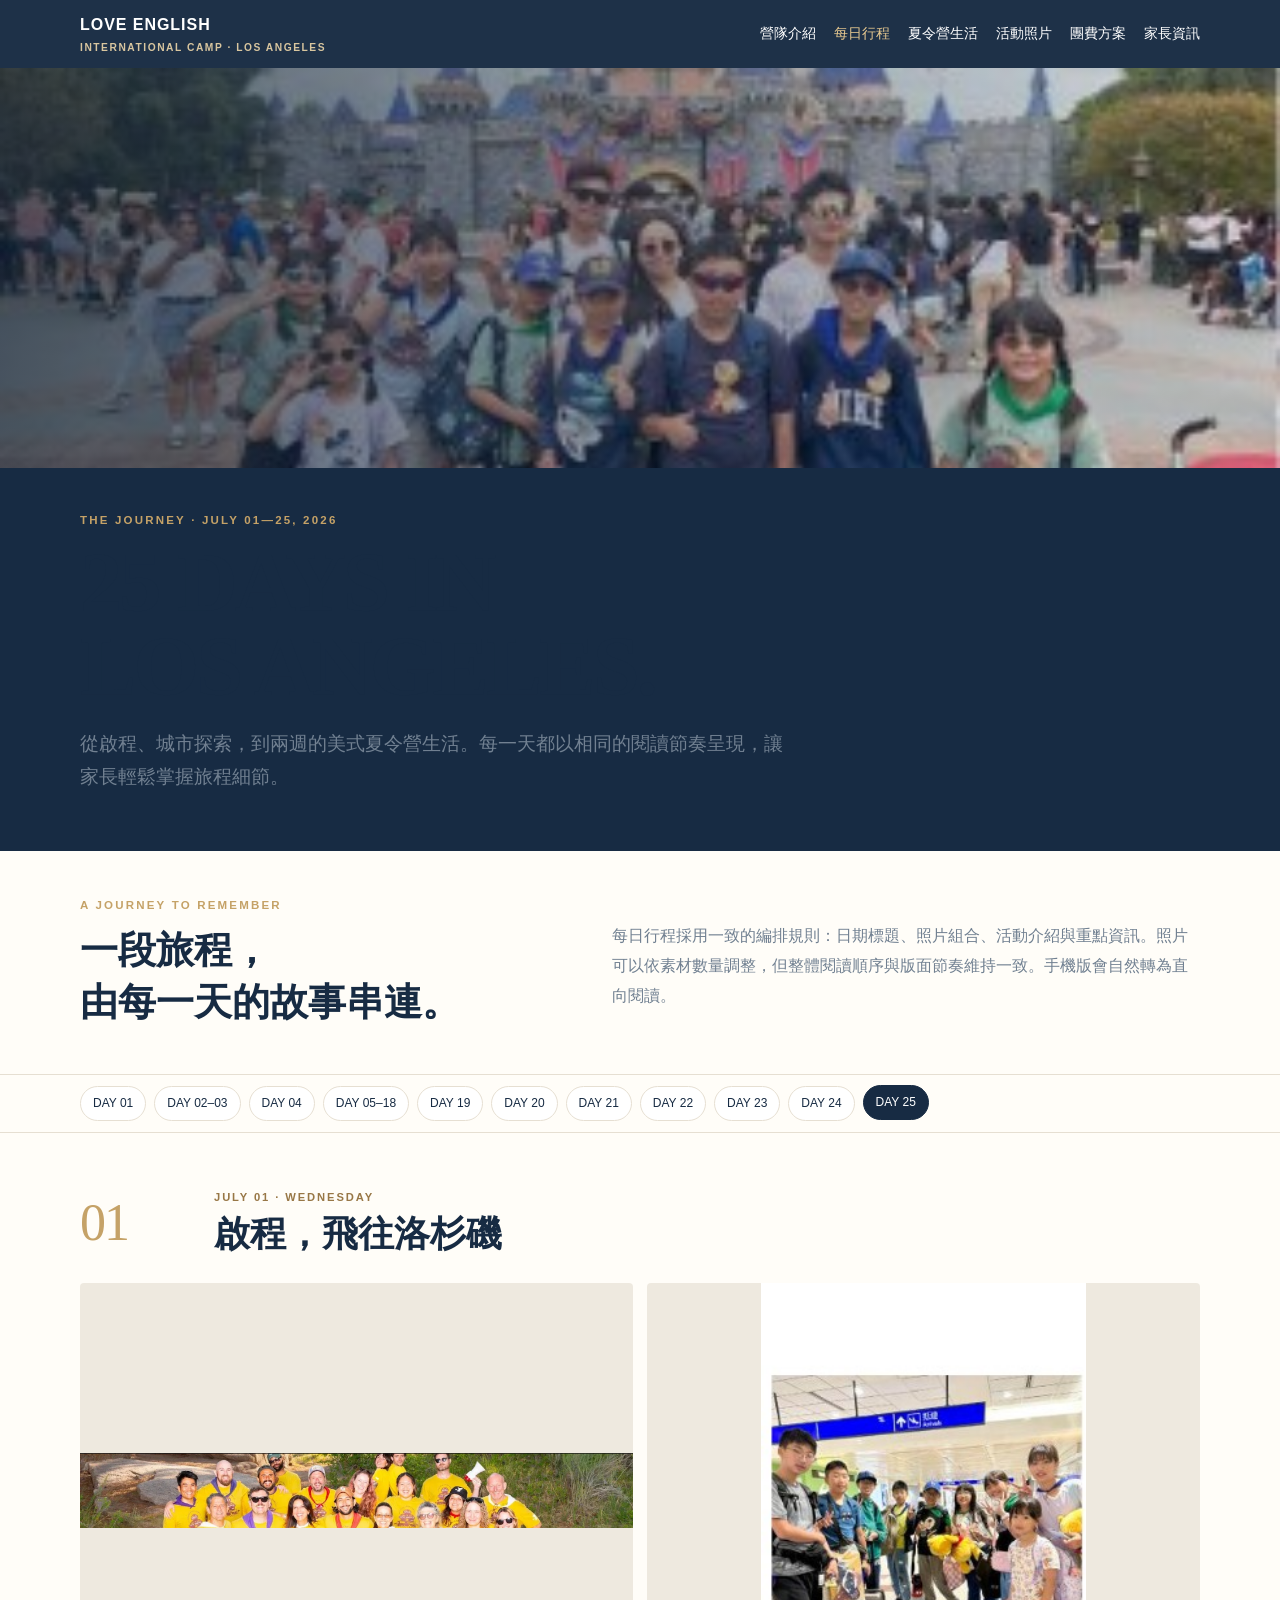
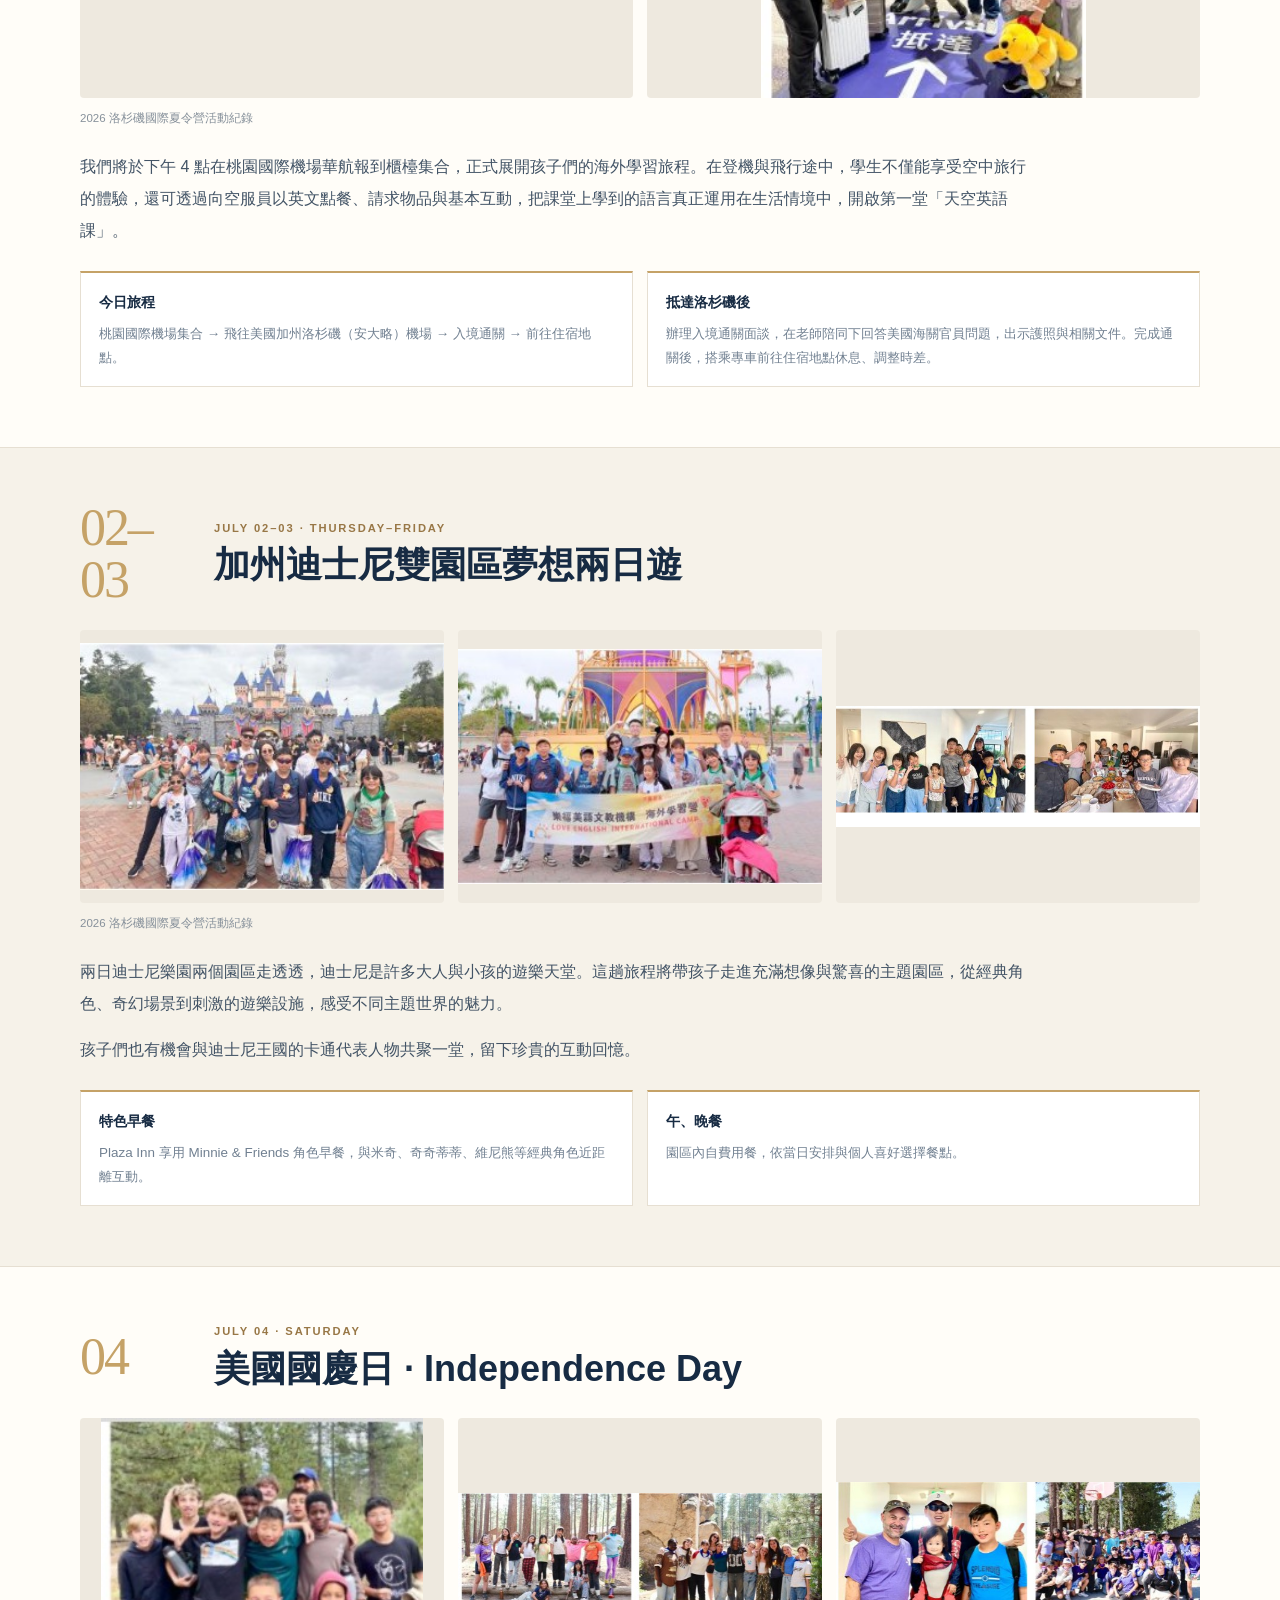
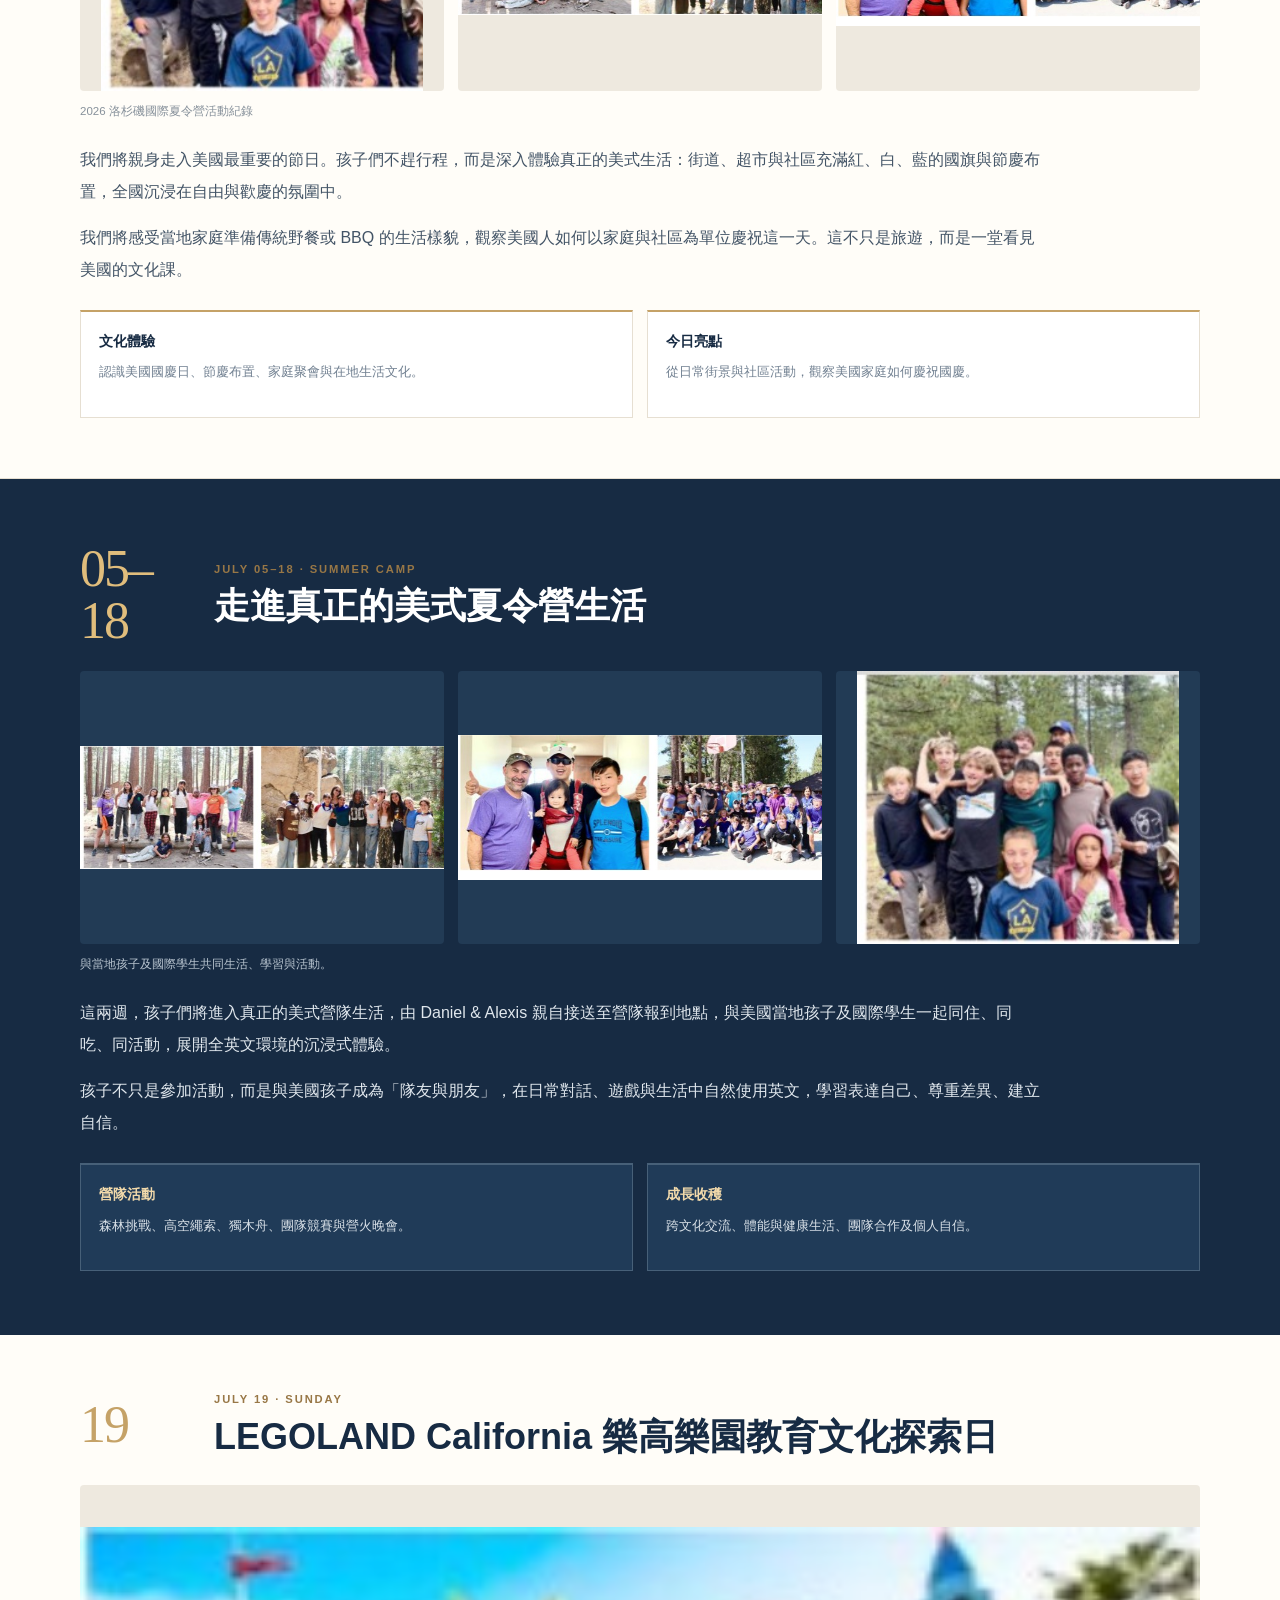
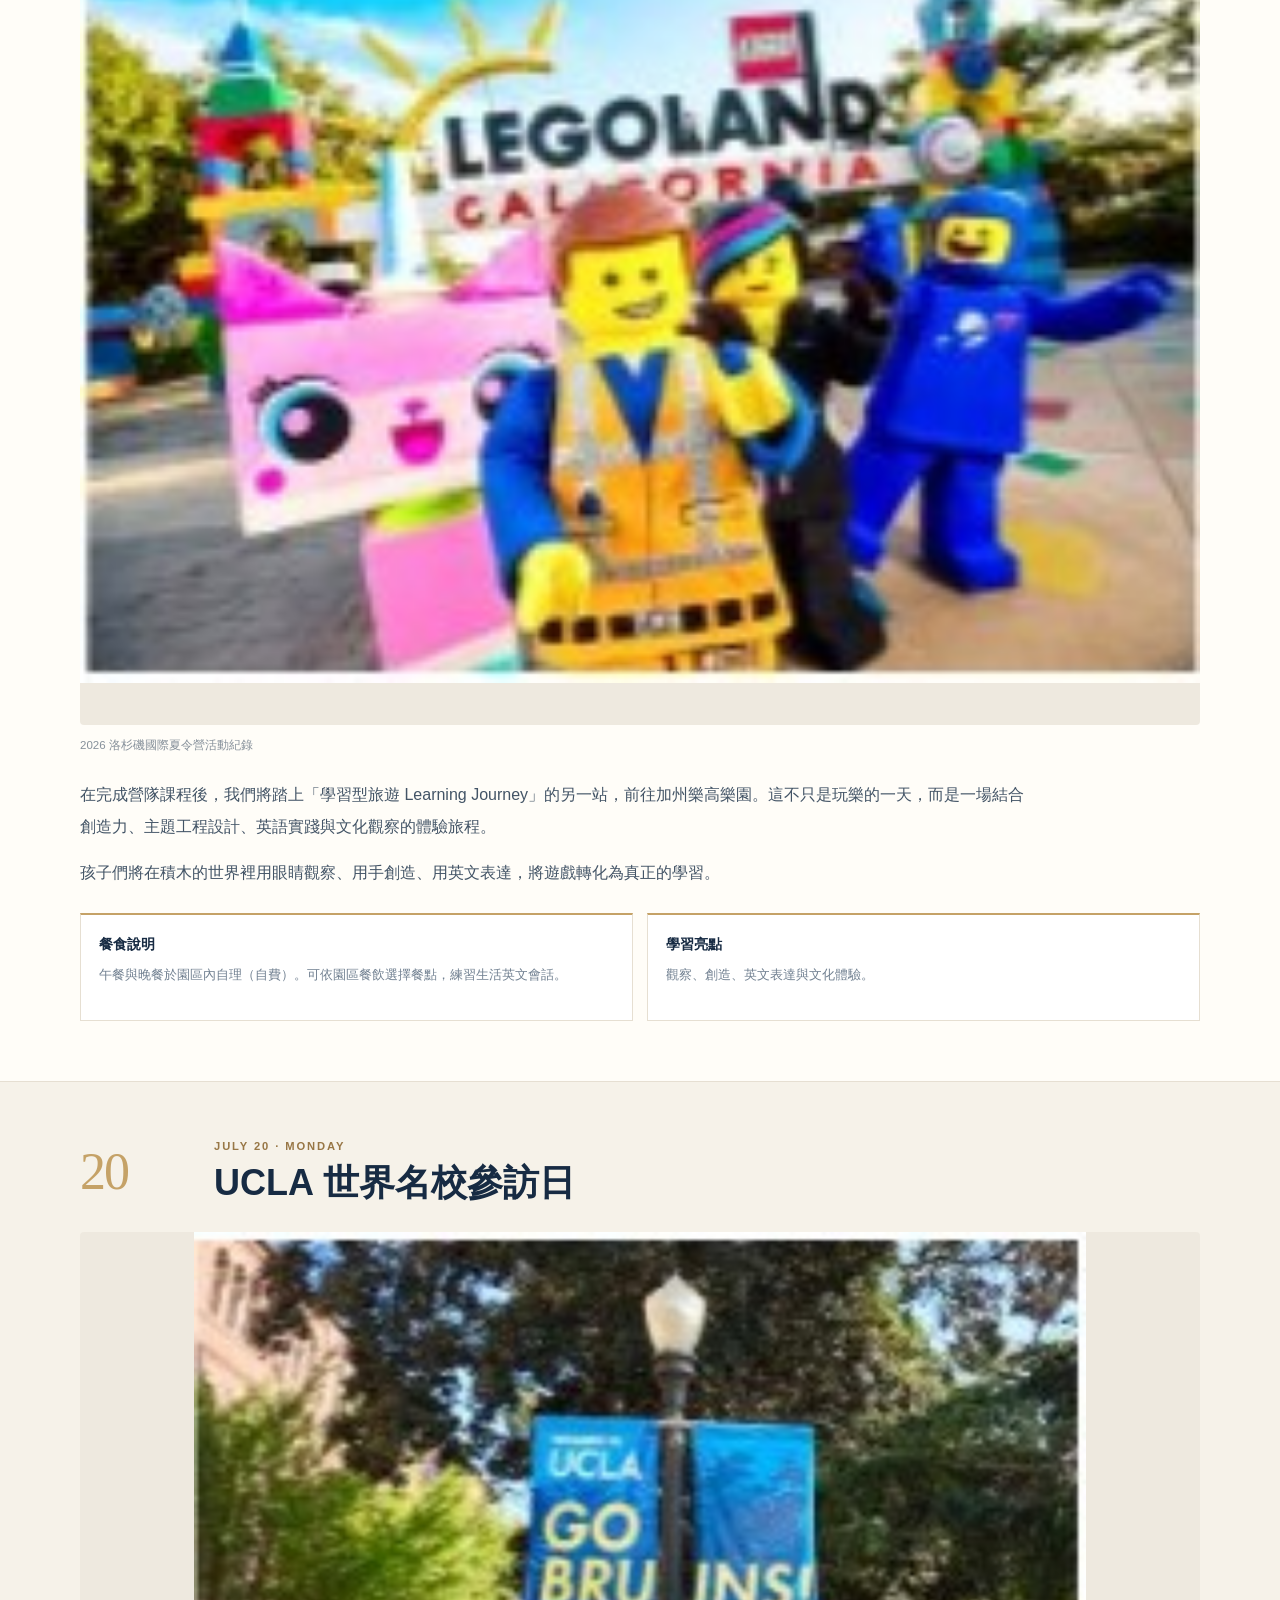
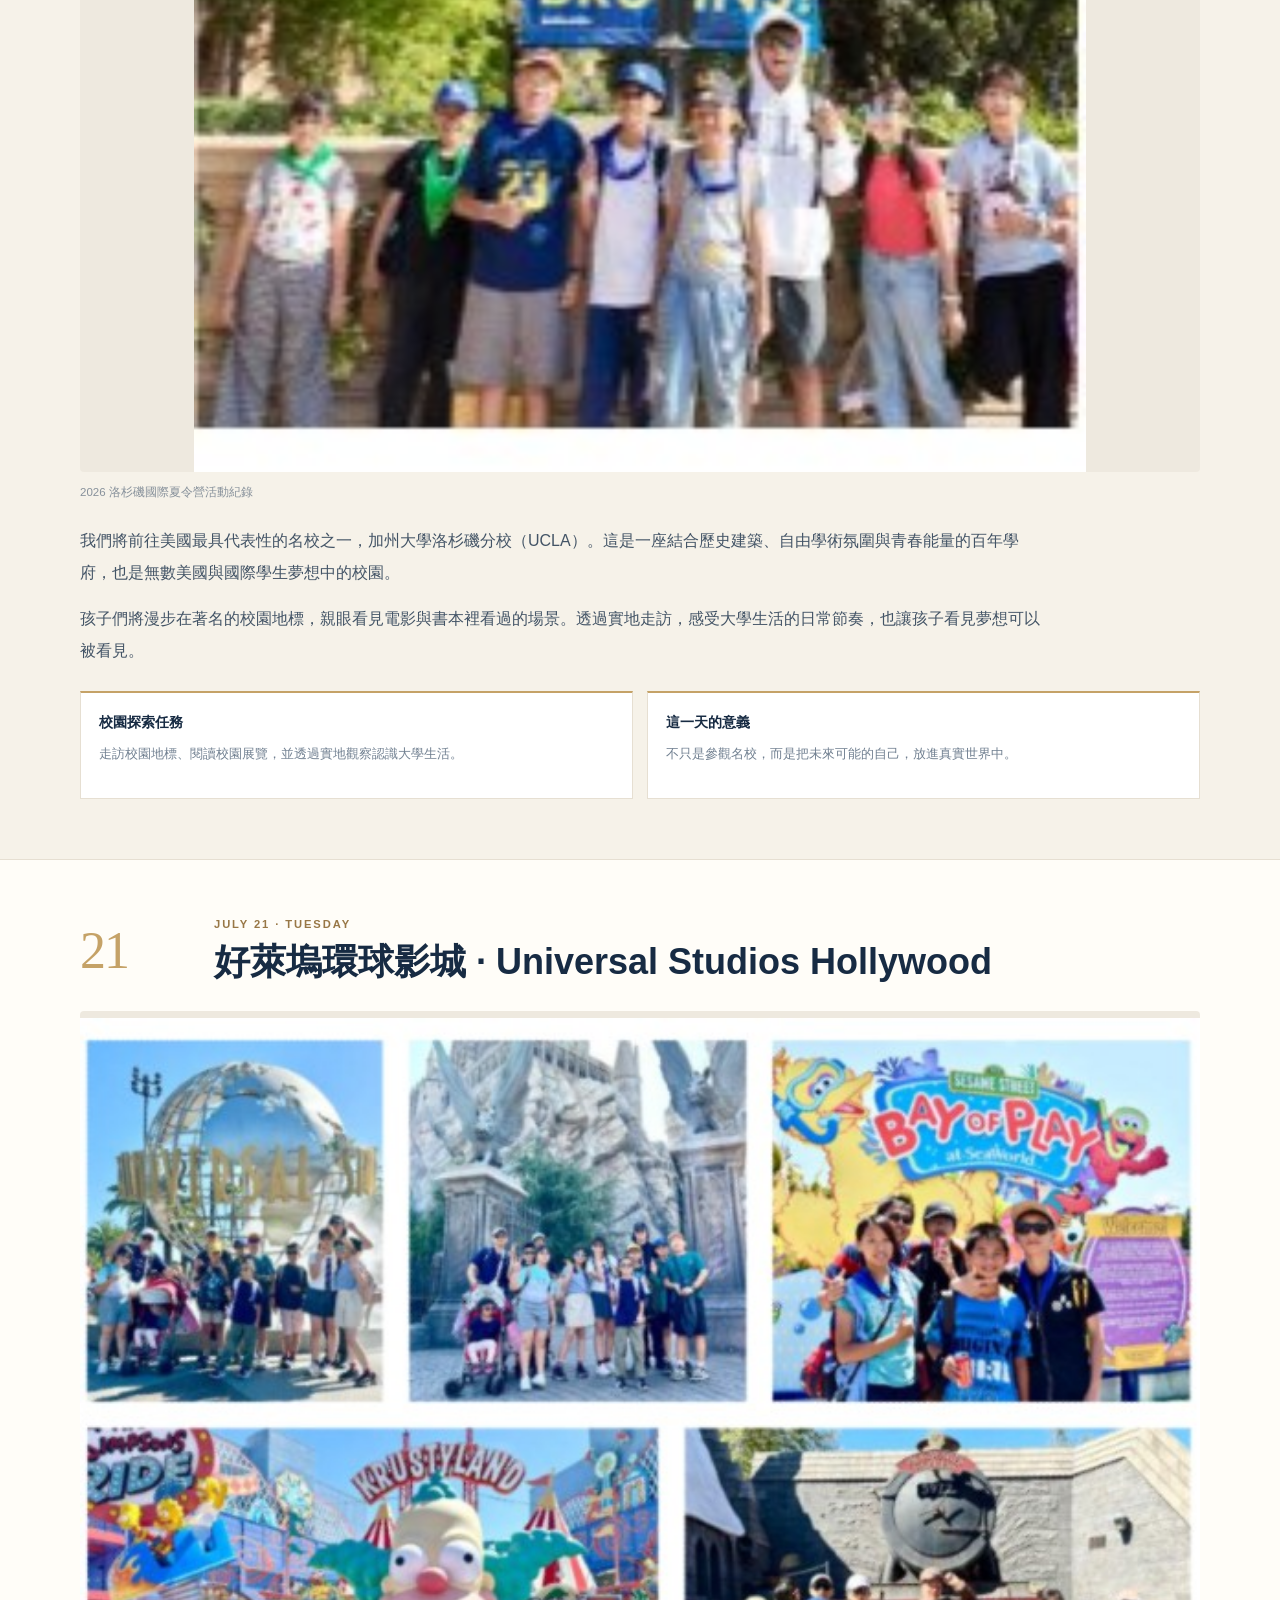
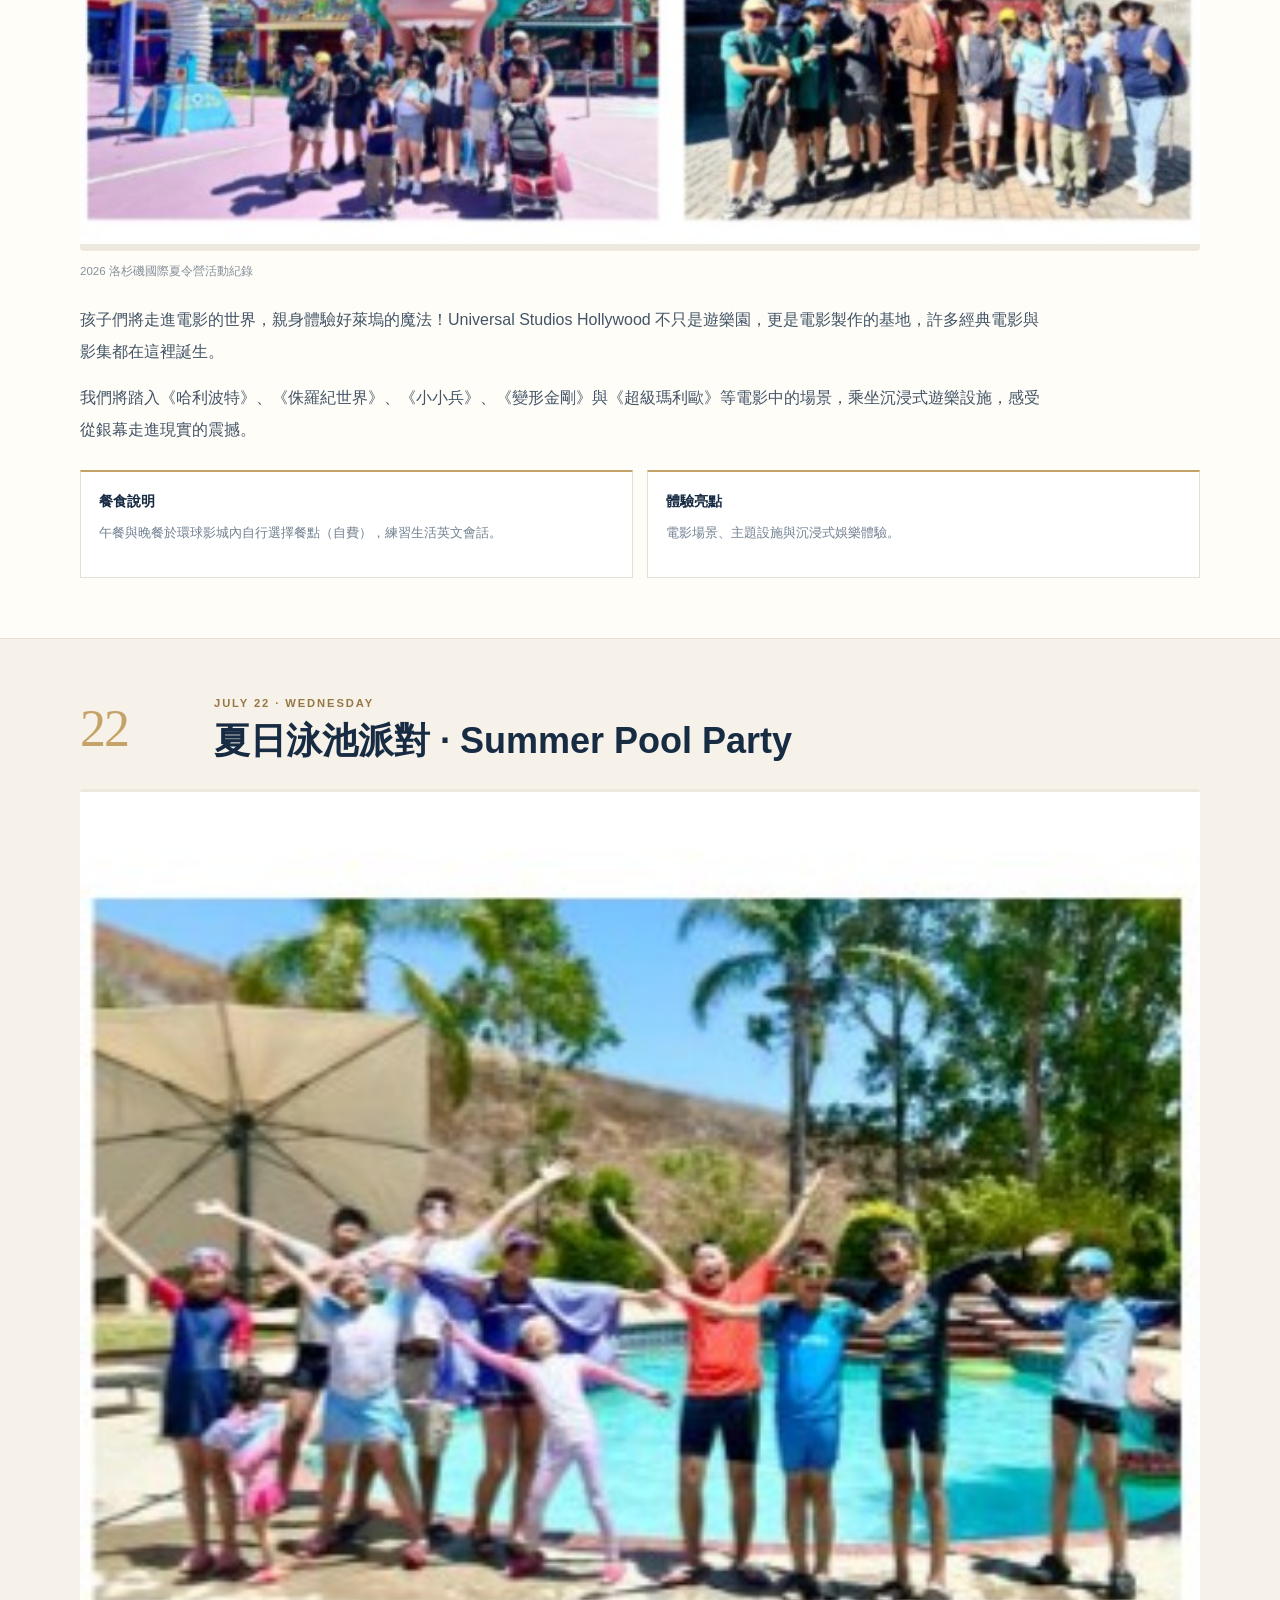
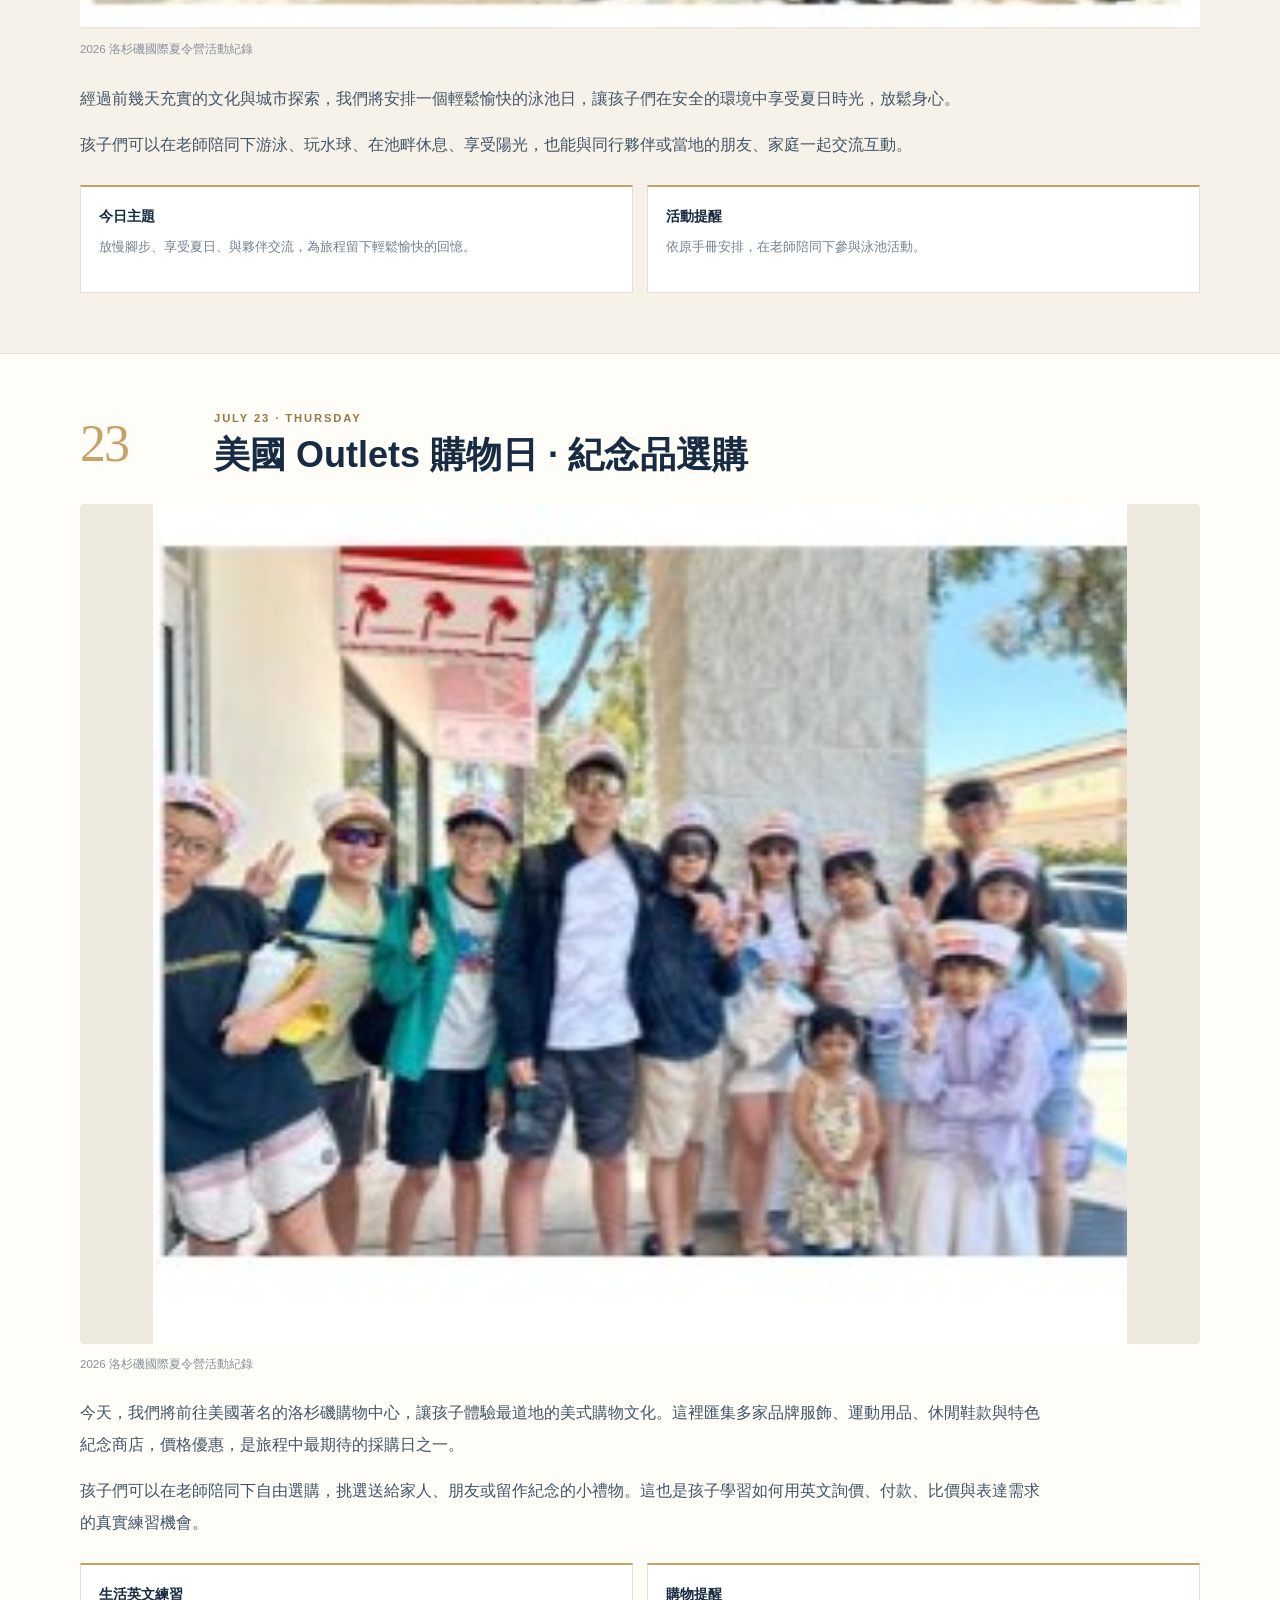
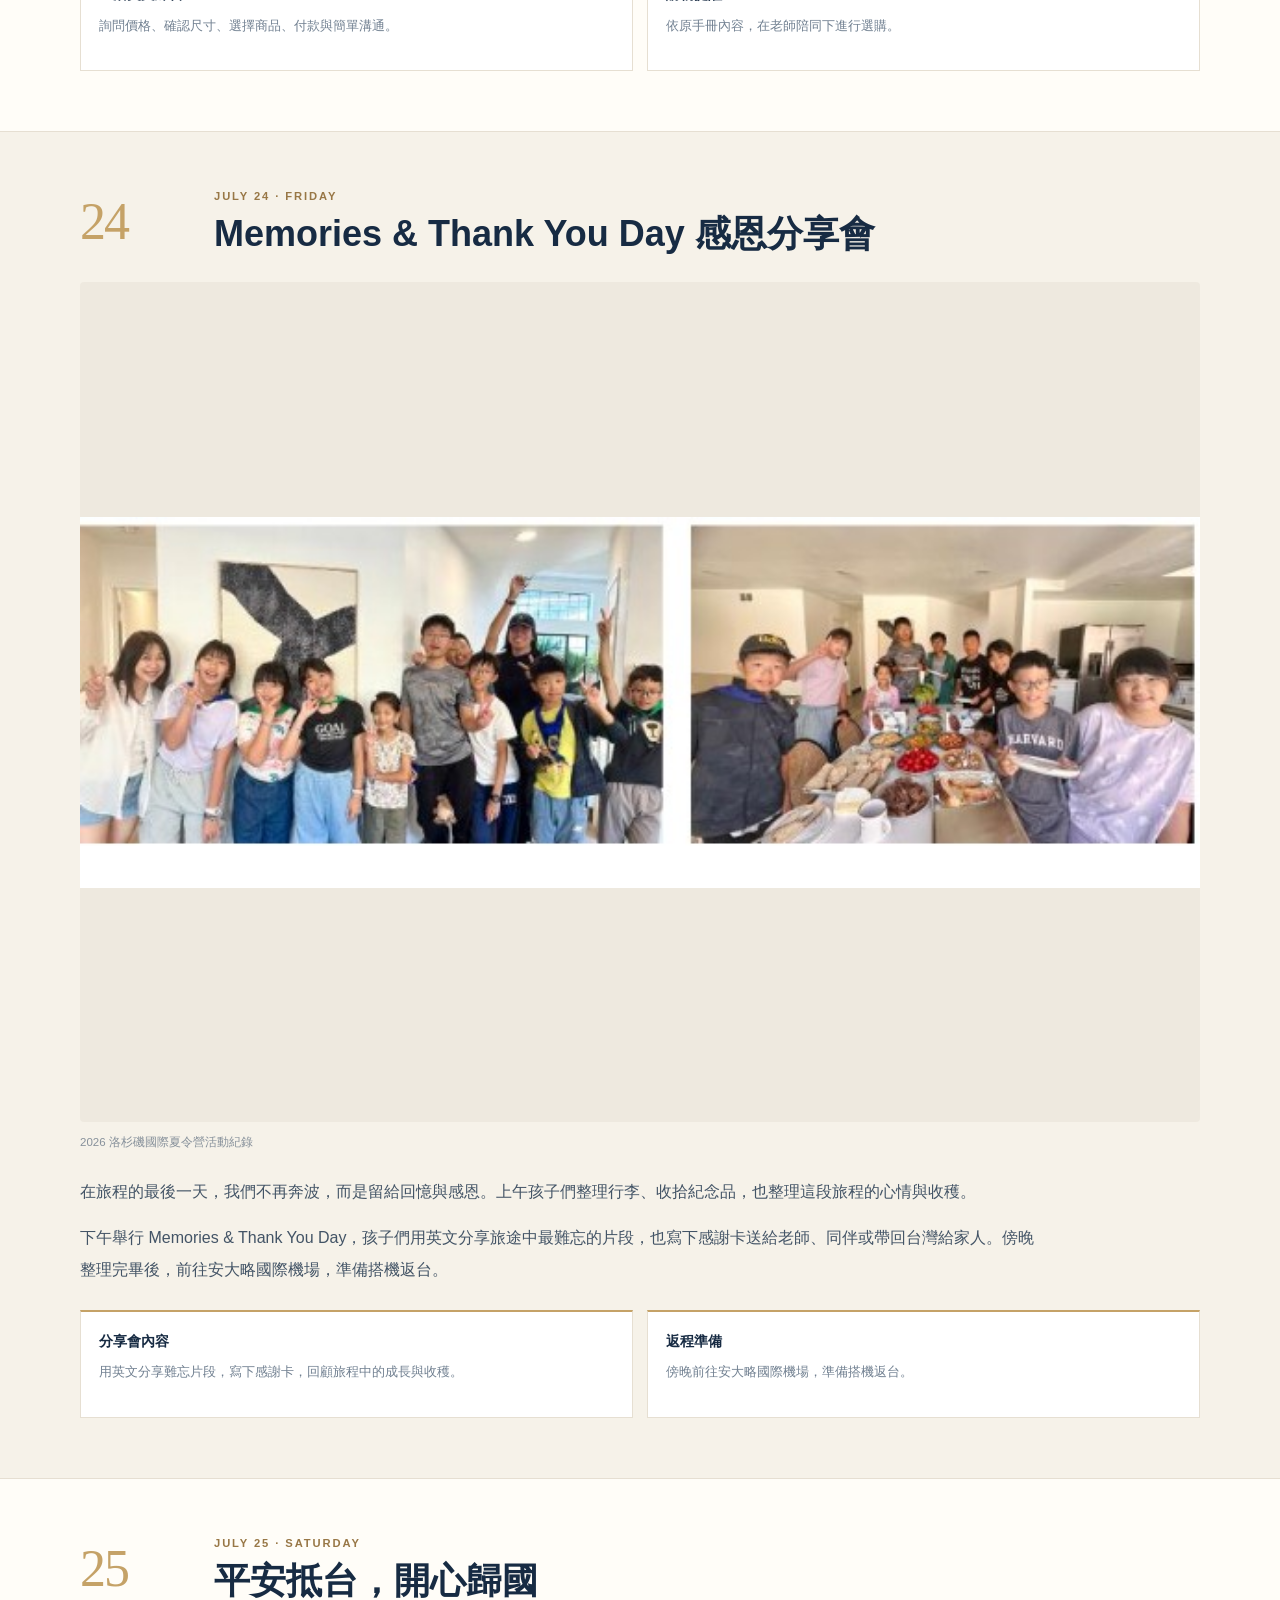
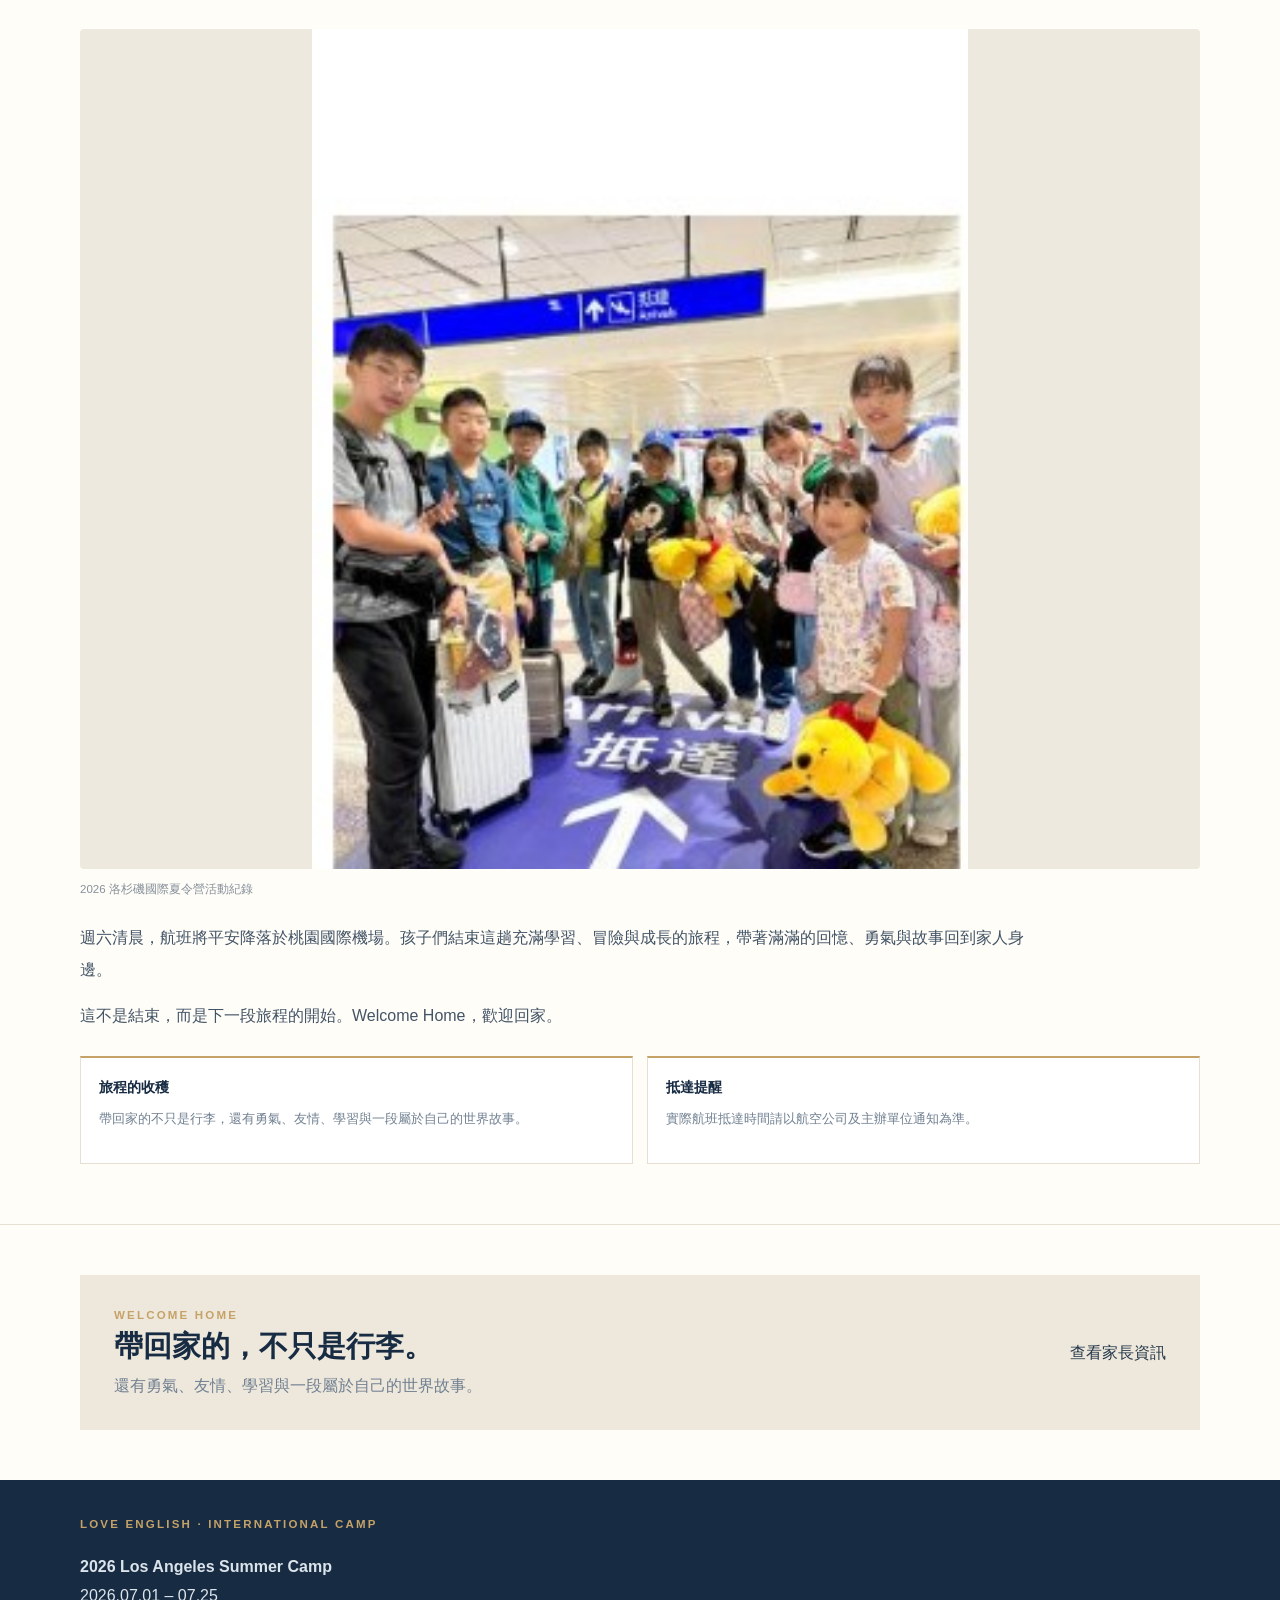
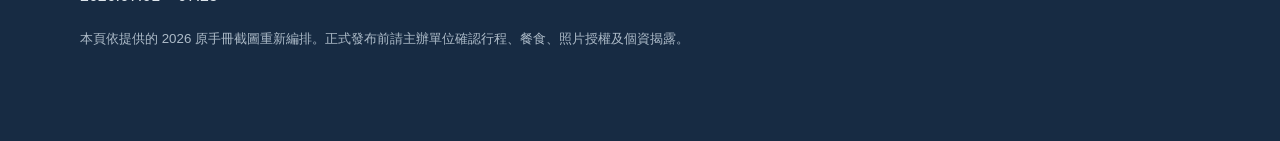
<file: itinerary.html>
<!doctype html><html lang="zh-Hant"><head><meta charset="utf-8"><meta name="viewport" content="width=device-width,initial-scale=1"><meta name="theme-color" content="#172b43"><title>每日行程｜2026 洛杉磯國際夏令營｜LOVE English</title><link rel="stylesheet" href="styles.css"></head><body>
<header><div class="container nav"><a class="brand" href="index.html">LOVE ENGLISH <small>INTERNATIONAL CAMP · LOS ANGELES</small></a><button class="menu" id="menu">☰</button><nav class="navlinks" id="navlinks"><a href="about.html">營隊介紹</a><a class="active" href="itinerary.html">每日行程</a><a href="camp.html">夏令營生活</a><a href="gallery.html">活動照片</a><a href="fees.html">團費方案</a><a href="parents.html">家長資訊</a></nav></div></header>
<main><section class="itin-hero"><div class="hero-image"></div><div class="container hero-copy"><div class="eyebrow">THE JOURNEY · JULY 01—25, 2026</div><h1>25 DAYS IN<br>LOS ANGELES.</h1><p>從啟程、城市探索，到兩週的美式夏令營生活。每一天都以相同的閱讀節奏呈現，讓家長輕鬆掌握旅程細節。</p></div></section>
<section class="container intro"><div><div class="eyebrow">A JOURNEY TO REMEMBER</div><h2>一段旅程，<br>由每一天的故事串連。</h2></div><p>每日行程採用一致的編排規則：日期標題、照片組合、活動介紹與重點資訊。照片可以依素材數量調整，但整體閱讀順序與版面節奏維持一致。手機版會自然轉為直向閱讀。</p></section><nav class="date-nav"><div class="container"><a href="#day01">DAY 01</a><a href="#day02-03">DAY 02–03</a><a href="#day04">DAY 04</a><a href="#camp">DAY 05–18</a><a href="#day19">DAY 19</a><a href="#day20">DAY 20</a><a href="#day21">DAY 21</a><a href="#day22">DAY 22</a><a href="#day23">DAY 23</a><a href="#day24">DAY 24</a><a href="#day25">DAY 25</a></div></nav><section class="day-section" id="day01"><div class="container">
<div class="day-head"><div class="day-no">01</div><div><div class="day-date">JULY 01 · WEDNESDAY</div><h2 class="day-title">啟程，飛往洛杉磯</h2></div></div>
<div class="day-grid"><div class="day-content"><div class="photo-layout"><img class="photo-main" src="assets/hero-team.jpg" alt="啟程，飛往洛杉磯"><div class="photo-stack single"><img src="assets/arrival.jpg" alt="啟程，飛往洛杉磯活動照片"></div></div><div class="caption">2026 洛杉磯國際夏令營活動紀錄</div></div>
<div class="story"><p>我們將於下午 4 點在桃園國際機場華航報到櫃檯集合，正式展開孩子們的海外學習旅程。在登機與飛行途中，學生不僅能享受空中旅行的體驗，還可透過向空服員以英文點餐、請求物品與基本互動，把課堂上學到的語言真正運用在生活情境中，開啟第一堂「天空英語課」。</p><div class="info-row"><article class="info-card"><h3>今日旅程</h3><p>桃園國際機場集合 → 飛往美國加州洛杉磯（安大略）機場 → 入境通關 → 前往住宿地點。</p></article><article class="info-card"><h3>抵達洛杉磯後</h3><p>辦理入境通關面談，在老師陪同下回答美國海關官員問題，出示護照與相關文件。完成通關後，搭乘專車前往住宿地點休息、調整時差。</p></article></div></div></div></div></section><section class="day-section" id="day02-03"><div class="container">
<div class="day-head"><div class="day-no">02–03</div><div><div class="day-date">JULY 02–03 · THURSDAY–FRIDAY</div><h2 class="day-title">加州迪士尼雙園區夢想兩日遊</h2></div></div>
<div class="day-grid"><div class="day-content"><div class="photo-layout"><img class="photo-main" src="assets/disney-castle.jpg" alt="加州迪士尼雙園區夢想兩日遊"><div class="photo-stack "><img src="assets/disney-group.jpg" alt="加州迪士尼雙園區夢想兩日遊活動照片"><img src="assets/thank-you.jpg" alt="加州迪士尼雙園區夢想兩日遊活動照片"></div></div><div class="caption">2026 洛杉磯國際夏令營活動紀錄</div></div>
<div class="story"><p>兩日迪士尼樂園兩個園區走透透，迪士尼是許多大人與小孩的遊樂天堂。這趟旅程將帶孩子走進充滿想像與驚喜的主題園區，從經典角色、奇幻場景到刺激的遊樂設施，感受不同主題世界的魅力。</p><p>孩子們也有機會與迪士尼王國的卡通代表人物共聚一堂，留下珍貴的互動回憶。</p><div class="info-row"><article class="info-card"><h3>特色早餐</h3><p>Plaza Inn 享用 Minnie & Friends 角色早餐，與米奇、奇奇蒂蒂、維尼熊等經典角色近距離互動。</p></article><article class="info-card"><h3>午、晚餐</h3><p>園區內自費用餐，依當日安排與個人喜好選擇餐點。</p></article></div></div></div></div></section><section class="day-section" id="day04"><div class="container">
<div class="day-head"><div class="day-no">04</div><div><div class="day-date">JULY 04 · SATURDAY</div><h2 class="day-title">美國國慶日 · Independence Day</h2></div></div>
<div class="day-grid"><div class="day-content"><div class="photo-layout"><img class="photo-main" src="assets/camp-independence.jpg" alt="美國國慶日 · Independence Day"><div class="photo-stack "><img src="assets/camp-group.jpg" alt="美國國慶日 · Independence Day活動照片"><img src="assets/camp-benefits.jpg" alt="美國國慶日 · Independence Day活動照片"></div></div><div class="caption">2026 洛杉磯國際夏令營活動紀錄</div></div>
<div class="story"><p>我們將親身走入美國最重要的節日。孩子們不趕行程，而是深入體驗真正的美式生活：街道、超市與社區充滿紅、白、藍的國旗與節慶布置，全國沉浸在自由與歡慶的氛圍中。</p><p>我們將感受當地家庭準備傳統野餐或 BBQ 的生活樣貌，觀察美國人如何以家庭與社區為單位慶祝這一天。這不只是旅遊，而是一堂看見美國的文化課。</p><div class="info-row"><article class="info-card"><h3>文化體驗</h3><p>認識美國國慶日、節慶布置、家庭聚會與在地生活文化。</p></article><article class="info-card"><h3>今日亮點</h3><p>從日常街景與社區活動，觀察美國家庭如何慶祝國慶。</p></article></div></div></div></div></section><section class="camp-section" id="camp"><div class="container"><div class="day-head"><div class="day-no">05–18</div><div><div class="day-date">JULY 05–18 · SUMMER CAMP</div><h2 class="day-title">走進真正的美式夏令營生活</h2></div></div><div class="day-grid"><div class="day-content"><div class="photo-layout"><img class="photo-main" src="assets/camp-group.jpg" alt="夏令營團體活動"><div class="photo-stack"><img src="assets/camp-benefits.jpg" alt="營隊活動照片"><img src="assets/camp-independence.jpg" alt="戶外團體活動"></div></div><div class="caption" style="color:#b9c5d0">與當地孩子及國際學生共同生活、學習與活動。</div></div><div class="story"><p>這兩週，孩子們將進入真正的美式營隊生活，由 Daniel & Alexis 親自接送至營隊報到地點，與美國當地孩子及國際學生一起同住、同吃、同活動，展開全英文環境的沉浸式體驗。</p><p>孩子不只是參加活動，而是與美國孩子成為「隊友與朋友」，在日常對話、遊戲與生活中自然使用英文，學習表達自己、尊重差異、建立自信。</p><div class="info-row"><article class="info-card"><h3>營隊活動</h3><p>森林挑戰、高空繩索、獨木舟、團隊競賽與營火晚會。</p></article><article class="info-card"><h3>成長收穫</h3><p>跨文化交流、體能與健康生活、團隊合作及個人自信。</p></article></div></div></div></div></section><section class="day-section" id="day19"><div class="container">
<div class="day-head"><div class="day-no">19</div><div><div class="day-date">JULY 19 · SUNDAY</div><h2 class="day-title">LEGOLAND California 樂高樂園教育文化探索日</h2></div></div>
<div class="day-grid"><div class="day-content"><div class="photo-layout"><img class="photo-main" src="assets/legoland.jpg" alt="LEGOLAND California 樂高樂園教育文化探索日"></div><div class="caption">2026 洛杉磯國際夏令營活動紀錄</div></div>
<div class="story"><p>在完成營隊課程後，我們將踏上「學習型旅遊 Learning Journey」的另一站，前往加州樂高樂園。這不只是玩樂的一天，而是一場結合創造力、主題工程設計、英語實踐與文化觀察的體驗旅程。</p><p>孩子們將在積木的世界裡用眼睛觀察、用手創造、用英文表達，將遊戲轉化為真正的學習。</p><div class="info-row"><article class="info-card"><h3>餐食說明</h3><p>午餐與晚餐於園區內自理（自費）。可依園區餐飲選擇餐點，練習生活英文會話。</p></article><article class="info-card"><h3>學習亮點</h3><p>觀察、創造、英文表達與文化體驗。</p></article></div></div></div></div></section><section class="day-section" id="day20"><div class="container">
<div class="day-head"><div class="day-no">20</div><div><div class="day-date">JULY 20 · MONDAY</div><h2 class="day-title">UCLA 世界名校參訪日</h2></div></div>
<div class="day-grid"><div class="day-content"><div class="photo-layout"><img class="photo-main" src="assets/ucla.jpg" alt="UCLA 世界名校參訪日"></div><div class="caption">2026 洛杉磯國際夏令營活動紀錄</div></div>
<div class="story"><p>我們將前往美國最具代表性的名校之一，加州大學洛杉磯分校（UCLA）。這是一座結合歷史建築、自由學術氛圍與青春能量的百年學府，也是無數美國與國際學生夢想中的校園。</p><p>孩子們將漫步在著名的校園地標，親眼看見電影與書本裡看過的場景。透過實地走訪，感受大學生活的日常節奏，也讓孩子看見夢想可以被看見。</p><div class="info-row"><article class="info-card"><h3>校園探索任務</h3><p>走訪校園地標、閱讀校園展覽，並透過實地觀察認識大學生活。</p></article><article class="info-card"><h3>這一天的意義</h3><p>不只是參觀名校，而是把未來可能的自己，放進真實世界中。</p></article></div></div></div></div></section><section class="day-section" id="day21"><div class="container">
<div class="day-head"><div class="day-no">21</div><div><div class="day-date">JULY 21 · TUESDAY</div><h2 class="day-title">好萊塢環球影城 · Universal Studios Hollywood</h2></div></div>
<div class="day-grid"><div class="day-content"><div class="photo-layout"><img class="photo-main" src="assets/universal.jpg" alt="好萊塢環球影城 · Universal Studios Hollywood"></div><div class="caption">2026 洛杉磯國際夏令營活動紀錄</div></div>
<div class="story"><p>孩子們將走進電影的世界，親身體驗好萊塢的魔法！Universal Studios Hollywood 不只是遊樂園，更是電影製作的基地，許多經典電影與影集都在這裡誕生。</p><p>我們將踏入《哈利波特》、《侏羅紀世界》、《小小兵》、《變形金剛》與《超級瑪利歐》等電影中的場景，乘坐沉浸式遊樂設施，感受從銀幕走進現實的震撼。</p><div class="info-row"><article class="info-card"><h3>餐食說明</h3><p>午餐與晚餐於環球影城內自行選擇餐點（自費），練習生活英文會話。</p></article><article class="info-card"><h3>體驗亮點</h3><p>電影場景、主題設施與沉浸式娛樂體驗。</p></article></div></div></div></div></section><section class="day-section" id="day22"><div class="container">
<div class="day-head"><div class="day-no">22</div><div><div class="day-date">JULY 22 · WEDNESDAY</div><h2 class="day-title">夏日泳池派對 · Summer Pool Party</h2></div></div>
<div class="day-grid"><div class="day-content"><div class="photo-layout"><img class="photo-main" src="assets/pool-party.jpg" alt="夏日泳池派對 · Summer Pool Party"></div><div class="caption">2026 洛杉磯國際夏令營活動紀錄</div></div>
<div class="story"><p>經過前幾天充實的文化與城市探索，我們將安排一個輕鬆愉快的泳池日，讓孩子們在安全的環境中享受夏日時光，放鬆身心。</p><p>孩子們可以在老師陪同下游泳、玩水球、在池畔休息、享受陽光，也能與同行夥伴或當地的朋友、家庭一起交流互動。</p><div class="info-row"><article class="info-card"><h3>今日主題</h3><p>放慢腳步、享受夏日、與夥伴交流，為旅程留下輕鬆愉快的回憶。</p></article><article class="info-card"><h3>活動提醒</h3><p>依原手冊安排，在老師陪同下參與泳池活動。</p></article></div></div></div></div></section><section class="day-section" id="day23"><div class="container">
<div class="day-head"><div class="day-no">23</div><div><div class="day-date">JULY 23 · THURSDAY</div><h2 class="day-title">美國 Outlets 購物日 · 紀念品選購</h2></div></div>
<div class="day-grid"><div class="day-content"><div class="photo-layout"><img class="photo-main" src="assets/outlet.jpg" alt="美國 Outlets 購物日 · 紀念品選購"></div><div class="caption">2026 洛杉磯國際夏令營活動紀錄</div></div>
<div class="story"><p>今天，我們將前往美國著名的洛杉磯購物中心，讓孩子體驗最道地的美式購物文化。這裡匯集多家品牌服飾、運動用品、休閒鞋款與特色紀念商店，價格優惠，是旅程中最期待的採購日之一。</p><p>孩子們可以在老師陪同下自由選購，挑選送給家人、朋友或留作紀念的小禮物。這也是孩子學習如何用英文詢價、付款、比價與表達需求的真實練習機會。</p><div class="info-row"><article class="info-card"><h3>生活英文練習</h3><p>詢問價格、確認尺寸、選擇商品、付款與簡單溝通。</p></article><article class="info-card"><h3>購物提醒</h3><p>依原手冊內容，在老師陪同下進行選購。</p></article></div></div></div></div></section><section class="day-section" id="day24"><div class="container">
<div class="day-head"><div class="day-no">24</div><div><div class="day-date">JULY 24 · FRIDAY</div><h2 class="day-title">Memories & Thank You Day 感恩分享會</h2></div></div>
<div class="day-grid"><div class="day-content"><div class="photo-layout"><img class="photo-main" src="assets/thank-you.jpg" alt="Memories & Thank You Day 感恩分享會"></div><div class="caption">2026 洛杉磯國際夏令營活動紀錄</div></div>
<div class="story"><p>在旅程的最後一天，我們不再奔波，而是留給回憶與感恩。上午孩子們整理行李、收拾紀念品，也整理這段旅程的心情與收穫。</p><p>下午舉行 Memories & Thank You Day，孩子們用英文分享旅途中最難忘的片段，也寫下感謝卡送給老師、同伴或帶回台灣給家人。傍晚整理完畢後，前往安大略國際機場，準備搭機返台。</p><div class="info-row"><article class="info-card"><h3>分享會內容</h3><p>用英文分享難忘片段，寫下感謝卡，回顧旅程中的成長與收穫。</p></article><article class="info-card"><h3>返程準備</h3><p>傍晚前往安大略國際機場，準備搭機返台。</p></article></div></div></div></div></section><section class="day-section" id="day25"><div class="container">
<div class="day-head"><div class="day-no">25</div><div><div class="day-date">JULY 25 · SATURDAY</div><h2 class="day-title">平安抵台，開心歸國</h2></div></div>
<div class="day-grid"><div class="day-content"><div class="photo-layout"><img class="photo-main" src="assets/arrival.jpg" alt="平安抵台，開心歸國"></div><div class="caption">2026 洛杉磯國際夏令營活動紀錄</div></div>
<div class="story"><p>週六清晨，航班將平安降落於桃園國際機場。孩子們結束這趟充滿學習、冒險與成長的旅程，帶著滿滿的回憶、勇氣與故事回到家人身邊。</p><p>這不是結束，而是下一段旅程的開始。Welcome Home，歡迎回家。</p><div class="info-row"><article class="info-card"><h3>旅程的收穫</h3><p>帶回家的不只是行李，還有勇氣、友情、學習與一段屬於自己的世界故事。</p></article><article class="info-card"><h3>抵達提醒</h3><p>實際航班抵達時間請以航空公司及主辦單位通知為準。</p></article></div></div></div></div></section>
<section class="closing"><div class="container"><div class="closing-box"><div><div class="eyebrow">WELCOME HOME</div><h2>帶回家的，不只是行李。</h2><p>還有勇氣、友情、學習與一段屬於自己的世界故事。</p></div><a class="btn secondary" href="parents.html">查看家長資訊</a></div></div></section></main>
<footer><div class="container"><div class="eyebrow">LOVE ENGLISH · INTERNATIONAL CAMP</div><p><strong>2026 Los Angeles Summer Camp</strong><br>2026.07.01 – 07.25</p><small>本頁依提供的 2026 原手冊截圖重新編排。正式發布前請主辦單位確認行程、餐食、照片授權及個資揭露。</small></div></footer>
<nav class="mobile-dock"><a href="itinerary.html"><b>▦</b>行程</a><a href="camp.html"><b>✦</b>夏令營</a><a href="gallery.html"><b>▧</b>照片</a><a href="fees.html"><b>＄</b>團費</a><a href="parents.html"><b>☷</b>家長</a></nav><script>
const menuButton=document.getElementById('menu');
const navLinks=document.getElementById('navlinks');
menuButton?.addEventListener('click',()=>navLinks.classList.toggle('open'));

// Scroll reveal: each itinerary chapter enters with a soft lift and staggered content.
const itinerarySections=[...document.querySelectorAll('.day-section,.camp-section')];
const revealTargets=[];
itinerarySections.forEach(section=>{
  section.classList.add('scroll-reveal');
  const parts=section.querySelectorAll('.day-head,.photo-layout,.caption,.story,.info-card');
  parts.forEach((part,index)=>{
    part.classList.add('reveal-item');
    part.style.setProperty('--reveal-delay',`${Math.min(index*75,375)}ms`);
    revealTargets.push(part);
  });
});
document.documentElement.classList.add('scroll-motion-ready');

const reduceMotion=window.matchMedia('(prefers-reduced-motion: reduce)').matches;
if(!reduceMotion && 'IntersectionObserver' in window){
  const sectionObserver=new IntersectionObserver(entries=>{
    entries.forEach(entry=>{
      if(entry.isIntersecting){
        entry.target.classList.add('is-visible');
        sectionObserver.unobserve(entry.target);
      }
    });
  },{threshold:0.12,rootMargin:'0px 0px -8% 0px'});
  itinerarySections.forEach(section=>sectionObserver.observe(section));

  const itemObserver=new IntersectionObserver(entries=>{
    entries.forEach(entry=>{
      if(entry.isIntersecting){
        entry.target.classList.add('is-visible');
        itemObserver.unobserve(entry.target);
      }
    });
  },{threshold:0.08,rootMargin:'0px 0px -4% 0px'});
  revealTargets.forEach(item=>itemObserver.observe(item));
}else{
  itinerarySections.forEach(section=>section.classList.add('is-visible'));
  revealTargets.forEach(item=>item.classList.add('is-visible'));
}

// Keep the date navigation in sync with the chapter currently on screen.
const dateLinks=[...document.querySelectorAll('.date-nav a')];
const linkById=new Map(dateLinks.map(link=>[link.getAttribute('href')?.slice(1),link]));
if('IntersectionObserver' in window){
  const activeObserver=new IntersectionObserver(entries=>{
    entries.forEach(entry=>{
      if(entry.isIntersecting){
        dateLinks.forEach(link=>link.classList.remove('current'));
        linkById.get(entry.target.id)?.classList.add('current');
      }
    });
  },{rootMargin:'-25% 0px -65% 0px',threshold:0});
  itinerarySections.forEach(section=>activeObserver.observe(section));
}

// Thin reading-progress line at the top of the page.
const progress=document.createElement('div');
progress.className='reading-progress';
progress.setAttribute('aria-hidden','true');
document.body.appendChild(progress);
let ticking=false;
window.addEventListener('scroll',()=>{
  if(!ticking){
    window.requestAnimationFrame(()=>{
      const max=document.documentElement.scrollHeight-window.innerHeight;
      const amount=max>0?window.scrollY/max:0;
      progress.style.transform=`scaleX(${amount})`;
      ticking=false;
    });
    ticking=true;
  }
},{passive:true});
</script>
<script>
/* Site-wide scroll motion for every page */
(()=>{
  const reduceMotion=window.matchMedia('(prefers-reduced-motion: reduce)').matches;
  const selectors=[
    '.hero-copy','.hero-photo','.page-hero',
    '.section-head','.story-split','.story-copy','.feature',
    '.teacher','.price-card','.fee-intro','.table-wrap',
    '.info','.gallery-grid > *','.photo-strip > *',
    '.quote-band','.page-cta','.notice','.section > .container > *'
  ];
  const nodes=[...new Set(selectors.flatMap(selector=>[...document.querySelectorAll(selector)]))];
  if(reduceMotion || !('IntersectionObserver' in window)){
    nodes.forEach(node=>node.classList.add('motion-visible'));
    document.documentElement.classList.add('site-motion-ready');
    return;
  }
  document.documentElement.classList.add('site-motion-ready');
  nodes.forEach((node,index)=>{
    node.classList.add('motion-reveal');
    const siblings=[...node.parentElement.children].filter(el=>el.matches(selectors.join(',')));
    const order=Math.max(0,siblings.indexOf(node));
    node.style.setProperty('--motion-delay',`${Math.min(order*85,425)}ms`);
  });
  const observer=new IntersectionObserver(entries=>{
    entries.forEach(entry=>{
      if(entry.isIntersecting){
        entry.target.classList.add('motion-visible');
        observer.unobserve(entry.target);
      }
    });
  },{threshold:0.10,rootMargin:'0px 0px -6% 0px'});
  nodes.forEach(node=>observer.observe(node));

  // Animate navigation state and keep anchor jumps smooth across every page.
  document.querySelectorAll('a[href^="#"]').forEach(link=>{
    link.addEventListener('click',event=>{
      const target=document.querySelector(link.getAttribute('href'));
      if(target){event.preventDefault();target.scrollIntoView({behavior:'smooth',block:'start'});}
    });
  });
})();
</script>
</body></html>
</file>
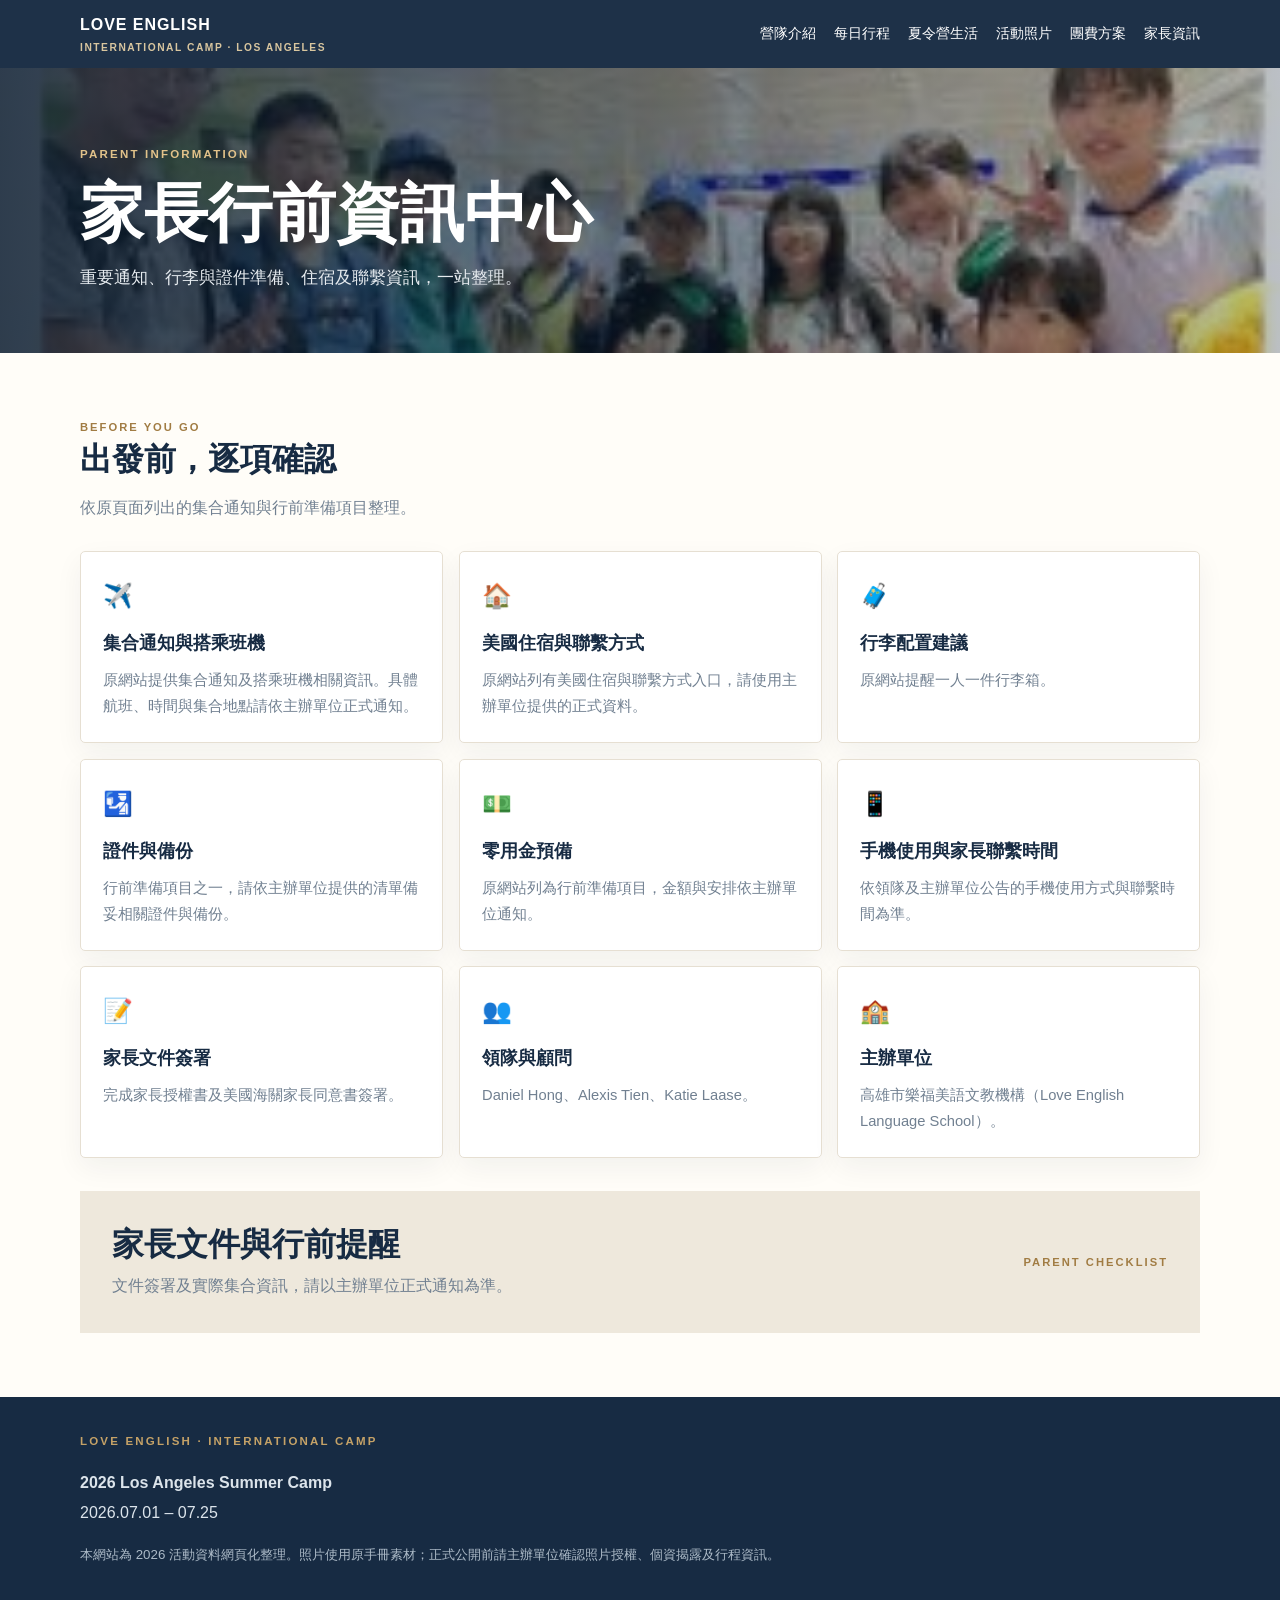
<file: parents.html>
<!doctype html><html lang="zh-Hant"><head><meta charset="utf-8"><meta name="viewport" content="width=device-width,initial-scale=1"><meta name="theme-color" content="#172b43"><title>家長行前資訊中心｜LOVE English</title><link rel="stylesheet" href="styles.css"></head><body><header><div class="container nav"><a class="brand" href="index.html">LOVE ENGLISH <small>INTERNATIONAL CAMP · LOS ANGELES</small></a><button class="menu" id="menu">☰</button><nav class="navlinks" id="navlinks"><a href="about.html">營隊介紹</a><a href="itinerary.html">每日行程</a><a href="camp.html">夏令營生活</a><a href="gallery.html">活動照片</a><a href="fees.html">團費方案</a><a href="parents.html">家長資訊</a></nav></div></header><main><section class="page-hero compact" style="--hero-image:url('assets/arrival.jpg')"><div class="container"><div class="eyebrow">PARENT INFORMATION</div><h1>家長行前資訊中心</h1><p>重要通知、行李與證件準備、住宿及聯繫資訊，一站整理。</p></div></section>
<section class="section"><div class="container"><div class="section-head"><div><div class="kicker">BEFORE YOU GO</div><h2>出發前，逐項確認</h2><p>依原頁面列出的集合通知與行前準備項目整理。</p></div></div><div class="info-grid">
<article class="info"><div class="icon">✈️</div><h3>集合通知與搭乘班機</h3><p>原網站提供集合通知及搭乘班機相關資訊。具體航班、時間與集合地點請依主辦單位正式通知。</p></article>
<article class="info"><div class="icon">🏠</div><h3>美國住宿與聯繫方式</h3><p>原網站列有美國住宿與聯繫方式入口，請使用主辦單位提供的正式資料。</p></article>
<article class="info"><div class="icon">🧳</div><h3>行李配置建議</h3><p>原網站提醒一人一件行李箱。</p></article>
<article class="info"><div class="icon">🛂</div><h3>證件與備份</h3><p>行前準備項目之一，請依主辦單位提供的清單備妥相關證件與備份。</p></article>
<article class="info"><div class="icon">💵</div><h3>零用金預備</h3><p>原網站列為行前準備項目，金額與安排依主辦單位通知。</p></article>
<article class="info"><div class="icon">📱</div><h3>手機使用與家長聯繫時間</h3><p>依領隊及主辦單位公告的手機使用方式與聯繫時間為準。</p></article>
<article class="info"><div class="icon">📝</div><h3>家長文件簽署</h3><p>完成家長授權書及美國海關家長同意書簽署。</p></article>
<article class="info"><div class="icon">👥</div><h3>領隊與顧問</h3><p>Daniel Hong、Alexis Tien、Katie Laase。</p></article>
<article class="info"><div class="icon">🏫</div><h3>主辦單位</h3><p>高雄市樂福美語文教機構（Love English Language School）。</p></article>
</div><div class="page-cta"><div><h2>家長文件與行前提醒</h2><p>文件簽署及實際集合資訊，請以主辦單位正式通知為準。</p></div><span class="kicker">PARENT CHECKLIST</span></div></div></section></main><footer><div class="container"><div class="eyebrow">LOVE ENGLISH · INTERNATIONAL CAMP</div><p><strong>2026 Los Angeles Summer Camp</strong><br>2026.07.01 – 07.25</p><small>本網站為 2026 活動資料網頁化整理。照片使用原手冊素材；正式公開前請主辦單位確認照片授權、個資揭露及行程資訊。</small></div></footer><nav class="mobile-dock"><a href="itinerary.html"><b>▦</b>行程</a><a href="camp.html"><b>✦</b>夏令營</a><a href="gallery.html"><b>▧</b>照片</a><a href="fees.html"><b>＄</b>團費</a><a href="parents.html"><b>☷</b>家長</a></nav><script>document.getElementById('menu').addEventListener('click',()=>document.getElementById('navlinks').classList.toggle('open'));</script>
<script>
/* Site-wide scroll motion for every page */
(()=>{
  const reduceMotion=window.matchMedia('(prefers-reduced-motion: reduce)').matches;
  const selectors=[
    '.hero-copy','.hero-photo','.page-hero',
    '.section-head','.story-split','.story-copy','.feature',
    '.teacher','.price-card','.fee-intro','.table-wrap',
    '.info','.gallery-grid > *','.photo-strip > *',
    '.quote-band','.page-cta','.notice','.section > .container > *'
  ];
  const nodes=[...new Set(selectors.flatMap(selector=>[...document.querySelectorAll(selector)]))];
  if(reduceMotion || !('IntersectionObserver' in window)){
    nodes.forEach(node=>node.classList.add('motion-visible'));
    document.documentElement.classList.add('site-motion-ready');
    return;
  }
  document.documentElement.classList.add('site-motion-ready');
  nodes.forEach((node,index)=>{
    node.classList.add('motion-reveal');
    const siblings=[...node.parentElement.children].filter(el=>el.matches(selectors.join(',')));
    const order=Math.max(0,siblings.indexOf(node));
    node.style.setProperty('--motion-delay',`${Math.min(order*85,425)}ms`);
  });
  const observer=new IntersectionObserver(entries=>{
    entries.forEach(entry=>{
      if(entry.isIntersecting){
        entry.target.classList.add('motion-visible');
        observer.unobserve(entry.target);
      }
    });
  },{threshold:0.10,rootMargin:'0px 0px -6% 0px'});
  nodes.forEach(node=>observer.observe(node));

  // Animate navigation state and keep anchor jumps smooth across every page.
  document.querySelectorAll('a[href^="#"]').forEach(link=>{
    link.addEventListener('click',event=>{
      const target=document.querySelector(link.getAttribute('href'));
      if(target){event.preventDefault();target.scrollIntoView({behavior:'smooth',block:'start'});}
    });
  });
})();
</script>
</body></html>
</file>
<file: styles.css>
:root{--navy:#172b43;--ink:#25384b;--muted:#718091;--cream:#f6f2e9;--paper:#fffdf8;--gold:#c5a267;--line:#e6dfd2;--blue:#5f9eae}
*{box-sizing:border-box}html{scroll-behavior:smooth;scroll-padding-top:130px}body{margin:0;background:var(--paper);color:var(--ink);font-family:Inter,"Noto Sans TC","Microsoft JhengHei",sans-serif;line-height:1.85}a{color:inherit;text-decoration:none}img{display:block;width:100%;object-fit:cover}
.container{width:min(1120px,calc(100% - 44px));margin:auto}
header{position:sticky;top:0;z-index:30;background:rgba(23,43,67,.97);color:#fff;backdrop-filter:blur(12px)}.nav{height:68px;display:flex;align-items:center;justify-content:space-between;gap:18px}.brand{font-weight:800;letter-spacing:.06em}.brand small{display:block;color:#d9c69f;font-size:.64rem;letter-spacing:.15em}.navlinks{display:flex;gap:18px;font-size:.85rem}.navlinks a:hover,.navlinks .active{color:#e6c88f}.menu{display:none;background:none;color:#fff;border:1px solid #8290a0;border-radius:7px;padding:7px 11px}
.itin-hero{background:var(--navy);color:#fff}.hero-image{height:clamp(230px,35vw,400px);background:linear-gradient(90deg,rgba(11,28,46,.7),rgba(11,28,46,.12)),url('assets/disney-castle.jpg') center 43%/cover}.hero-copy{padding:35px 0 42px}.eyebrow{color:var(--gold);font-size:.72rem;font-weight:850;letter-spacing:.19em}.hero-copy h1{font:700 clamp(2.6rem,6vw,4.8rem)/1.02 Georgia,serif;margin:10px 0}.hero-copy p{color:#e2e8ed;max-width:720px;margin:12px 0 0}
.intro{padding:44px 0 38px;display:grid;grid-template-columns:.9fr 1.1fr;gap:50px;align-items:center}.intro h2{font:700 clamp(1.7rem,3vw,2.5rem)/1.35 Georgia,"Noto Serif TC",serif;color:var(--navy);margin:8px 0}.intro p{margin:0;color:var(--muted)}
.date-nav{position:sticky;top:68px;z-index:20;background:rgba(255,253,248,.96);border-block:1px solid var(--line);backdrop-filter:blur(10px)}.date-nav .container{display:flex;gap:8px;overflow:auto;padding:11px 0;scrollbar-width:thin}.date-nav a{flex:none;padding:5px 12px;border:1px solid var(--line);border-radius:99px;background:#fff;font-size:.75rem;color:var(--navy)}.date-nav a:hover{background:var(--navy);color:#fff}
.day-section{padding:52px 0 58px;border-bottom:1px solid var(--line);scroll-margin-top:135px}.day-section:nth-of-type(even){background:var(--cream)}.day-head{display:grid;grid-template-columns:100px 1fr;gap:20px;align-items:center;margin-bottom:23px}.day-no{font:400 3.2rem/1 Georgia,serif;color:var(--gold);letter-spacing:-.04em}.day-date{font-size:.7rem;letter-spacing:.17em;font-weight:850;color:#987746}.day-title{font-size:clamp(1.45rem,3vw,2.25rem);line-height:1.35;color:var(--navy);margin:3px 0 0}
.day-grid{display:grid;grid-template-columns:1.08fr .92fr;gap:28px;align-items:start}.photo-layout{display:grid;grid-template-columns:1.35fr .8fr;gap:10px;min-height:320px}.photo-main{height:320px;border-radius:5px}.photo-stack{display:grid;grid-template-rows:1fr 1fr;gap:10px}.photo-stack img{height:155px;border-radius:5px}.photo-stack.single{grid-template-rows:1fr}.photo-stack.single img{height:320px}.story{padding:0 4px}.story p{margin:0 0 14px;line-height:2;color:#435466}.info-row{display:grid;grid-template-columns:1fr 1fr;gap:12px;margin-top:22px}.info-card{background:#fff;border:1px solid var(--line);border-top:2px solid var(--gold);padding:14px 16px}.info-card h3{font-size:.9rem;color:var(--navy);margin:0 0 5px}.info-card p{font-size:.84rem;color:var(--muted);line-height:1.75;margin:0}.caption{font-size:.72rem;color:#87919b;margin-top:8px}
.camp-section{background:var(--navy);color:#fff;padding:64px 0}.camp-section .day-no{color:#e0bd7c}.camp-section .day-title{color:#fff}.camp-section .story p{color:#e0e7ed}.camp-section .info-card{background:#203b58;border-color:#476078}.camp-section .info-card h3{color:#f1d9aa}.camp-section .info-card p{color:#d8e0e7}.camp-section .photo-main,.camp-section .photo-stack img{filter:saturate(.92)}
.closing{padding:50px 0}.closing-box{background:#eee8dc;padding:30px 34px;display:flex;justify-content:space-between;gap:25px;align-items:center}.closing-box h2{font:700 1.8rem Georgia,serif;color:var(--navy);margin:0}.closing-box p{color:var(--muted);margin:4px 0 0}
footer{background:var(--navy);color:#dce4eb;padding:34px 0 90px}footer small{display:block;color:#adbbc8;margin-top:8px}
.mobile-dock{display:none}
@media(max-width:800px){.nav{height:62px}.menu{display:block}.navlinks{display:none;position:absolute;top:62px;left:0;right:0;background:var(--navy);padding:16px 22px;flex-direction:column}.navlinks.open{display:flex}.intro{grid-template-columns:1fr;gap:12px;padding:32px 0}.day-grid{grid-template-columns:1fr;gap:20px}.day-section{padding:38px 0 42px}.day-head{grid-template-columns:76px 1fr;gap:13px;margin-bottom:18px}.day-no{font-size:2.6rem}.photo-layout{min-height:260px}.photo-main{height:260px}.photo-stack img{height:125px}.photo-stack.single img{height:260px}.date-nav{top:62px}.mobile-dock{display:flex;position:fixed;bottom:0;left:0;right:0;z-index:40;justify-content:space-around;background:rgba(255,253,248,.97);border-top:1px solid var(--line);padding:8px 4px calc(8px + env(safe-area-inset-bottom));font-size:.7rem;color:var(--navy)}.mobile-dock a{text-align:center}.mobile-dock b{display:block;font-size:1rem}}
@media(max-width:520px){.container{width:calc(100% - 30px)}.hero-image{height:260px}.hero-copy{padding:28px 0 32px}.hero-copy h1{font-size:2.7rem}.day-head{grid-template-columns:66px 1fr}.day-no{font-size:2.25rem}.photo-layout{grid-template-columns:1.2fr .8fr;gap:7px;min-height:205px}.photo-main{height:205px}.photo-stack{gap:7px}.photo-stack img{height:99px}.photo-stack.single img{height:205px}.info-row{grid-template-columns:1fr}.story p{font-size:.94rem}.closing-box{display:block;padding:24px}.closing-box h2{font-size:1.5rem}}


/* V5: one consistent structure for every itinerary day */
.day-section{padding:54px 0 60px;border-bottom:1px solid var(--line);scroll-margin-top:135px}
.day-section:nth-of-type(even){background:var(--cream)}
.day-head{display:grid;grid-template-columns:112px 1fr;gap:22px;align-items:center;margin:0 0 24px}
.day-no{font:400 3.25rem/1 Georgia,serif;color:var(--gold);letter-spacing:-.04em}
.day-date{font-size:.7rem;letter-spacing:.17em;font-weight:850;color:#987746}
.day-title{font-size:clamp(1.45rem,3vw,2.25rem);line-height:1.35;color:var(--navy);margin:3px 0 0}
.day-grid{display:block}
.photo-layout{display:grid;grid-template-columns:repeat(auto-fit,minmax(min(100%,250px),1fr));gap:14px;min-height:0;margin-bottom:24px}
.photo-layout .photo-main,.photo-layout .photo-stack img{width:100%;height:auto;aspect-ratio:4/3;object-fit:contain;background:#eee9df;border-radius:4px}
.photo-stack{display:contents}
.photo-stack.single{display:contents}
.photo-layout .photo-stack img{height:auto}
.caption{font-size:.72rem;color:#87919b;margin:-14px 0 22px}
.story{padding:0;max-width:100%}
.story p{margin:0 0 14px;line-height:2;color:#435466;max-width:960px}
.info-row{display:grid;grid-template-columns:repeat(2,minmax(0,1fr));gap:14px;margin-top:24px}
.info-card{background:#fff;border:1px solid var(--line);border-top:2px solid var(--gold);padding:16px 18px;min-height:108px}
.info-card h3{font-size:.9rem;color:var(--navy);margin:0 0 6px}
.info-card p{font-size:.84rem;color:var(--muted);line-height:1.8;margin:0}
.camp-section .day-grid{display:block}
.camp-section .photo-layout{display:grid;grid-template-columns:repeat(auto-fit,minmax(min(100%,250px),1fr));gap:14px}
.camp-section .photo-layout .photo-main,.camp-section .photo-layout .photo-stack img{height:auto;aspect-ratio:4/3;object-fit:contain;background:#203b58}
.camp-section .story p{max-width:960px}
@media(max-width:800px){
 .day-section{padding:36px 0 42px}
 .day-head{grid-template-columns:76px 1fr;gap:13px;margin-bottom:18px}
 .day-no{font-size:2.6rem}
 .photo-layout{grid-template-columns:repeat(auto-fit,minmax(min(100%,145px),1fr));gap:8px;margin-bottom:18px}
 .photo-layout .photo-main,.photo-layout .photo-stack img{aspect-ratio:4/3}
 .info-row{grid-template-columns:1fr;gap:9px;margin-top:18px}
 .info-card{min-height:0;padding:13px 15px}
 .caption{margin:-10px 0 18px}
}
@media(max-width:520px){
 .day-head{grid-template-columns:62px 1fr}
 .day-no{font-size:2.2rem}
 .photo-layout{grid-template-columns:repeat(auto-fit,minmax(130px,1fr))}
 .story p{font-size:.94rem}
}

/* Shared premium page system */
.page-hero{position:relative;min-height:330px;display:flex;align-items:end;color:#fff;background:var(--navy);overflow:hidden}
.page-hero:before{content:"";position:absolute;inset:0;background:linear-gradient(90deg,rgba(12,29,48,.86),rgba(12,29,48,.28)),var(--hero-image) center/cover}
.page-hero .container{position:relative;padding:70px 0 54px}
.page-hero .eyebrow{color:#e1c28a}
.page-hero h1{font-size:clamp(2.2rem,5vw,4rem);line-height:1.15;margin:12px 0;color:#fff;max-width:850px}
.page-hero p{font-size:1.05rem;max-width:720px;color:#e6ebef;margin:0}
.page-hero.compact{min-height:285px}
.section{padding:64px 0}
.section.alt{background:var(--cream)}
.section-head{display:flex;justify-content:space-between;align-items:end;gap:24px;margin-bottom:28px}
.section-head h2,.section h2{font-size:clamp(1.45rem,3vw,2rem);color:var(--navy);line-height:1.35;margin:0 0 12px}
.section-head p,.lead{color:var(--muted);max-width:680px;margin:0}
.kicker{font-size:.7rem;letter-spacing:.18em;font-weight:850;color:#a17c43}
.grid{display:grid;grid-template-columns:repeat(3,minmax(0,1fr));gap:20px}
.grid.two{grid-template-columns:repeat(2,minmax(0,1fr));align-items:stretch}
.card,.feature,.info,.price-card{background:#fff;border:1px solid var(--line);box-shadow:0 10px 28px rgba(24,43,62,.055);overflow:hidden}
.card{border-radius:7px;transition:transform .25s,box-shadow .25s}
.card:hover{transform:translateY(-4px);box-shadow:0 18px 36px rgba(24,43,62,.12)}
.card>img{height:220px;object-fit:cover}
.card-body{padding:20px 22px 23px}
.card-body .num{font-size:.68rem;letter-spacing:.15em;color:#a17c43;font-weight:850}
.card-body h3,.feature h3,.info h3{color:var(--navy);font-size:1.12rem;margin:7px 0}
.card-body p,.feature p,.info p{color:var(--muted);margin:0;line-height:1.8;font-size:.92rem}
.feature{padding:24px;border-radius:6px;border-top:3px solid var(--gold)}
.feature .feature-no{font:2rem Georgia,serif;color:var(--gold)}
.feature h3{margin:9px 0 7px}
.feature-grid{display:grid;grid-template-columns:repeat(3,minmax(0,1fr));gap:16px}
.story-split{display:grid;grid-template-columns:1fr 1fr;gap:44px;align-items:center}
.story-split img{width:100%;height:410px;object-fit:cover;border-radius:5px}
.story-copy p{color:#58697a;line-height:2}
.photo-strip{display:grid;grid-template-columns:1.3fr 1fr 1fr;gap:12px;margin-top:30px}
.photo-strip img{height:190px;object-fit:cover;border-radius:4px}
.quote-band{background:var(--navy);color:#fff;padding:40px 0}
.quote-band p{font:italic 1.4rem/1.7 Georgia,"Noto Serif TC",serif;max-width:850px;margin:0}
.teacher-grid{display:grid;grid-template-columns:repeat(3,1fr);gap:18px}
.teacher{background:#fff;border:1px solid var(--line);padding:22px;border-radius:6px}
.teacher .role{font-size:.7rem;letter-spacing:.12em;color:#a17c43;font-weight:850}
.teacher h3{color:var(--navy);margin:7px 0}
.teacher p{color:var(--muted);font-size:.88rem;margin:0}
.notice{background:#f5ecdd;border-left:3px solid var(--gold);padding:17px 20px;color:#6e5a3d;border-radius:2px;margin:20px 0 28px}
.fee-intro{display:grid;grid-template-columns:1fr .8fr;gap:36px;align-items:center;margin-bottom:35px}
.fee-intro img{width:100%;height:260px;object-fit:cover;border-radius:5px}
.price-grid{display:grid;grid-template-columns:repeat(3,1fr);gap:16px;margin:24px 0 42px}
.price-card{padding:24px;border-radius:6px;position:relative}
.price-card.featured{border:2px solid var(--gold);background:#fffdf8}
.price-card .plan{font-size:.8rem;color:var(--muted);font-weight:750}
.price-card .amount{font:700 clamp(1.55rem,3vw,2.1rem) Georgia,serif;color:var(--navy);margin:12px 0 5px}
.price-card .unit{font-size:.78rem;color:var(--muted)}
.price-card p{font-size:.86rem;color:#718091;line-height:1.75;margin:14px 0 0}
.table-wrap{overflow-x:auto;border:1px solid var(--line);border-radius:5px;background:#fff;margin:18px 0 32px}
table{width:100%;border-collapse:collapse;min-width:560px}
th{background:var(--navy);color:#fff;text-align:left;padding:15px 18px;font-size:.86rem}
td{padding:15px 18px;border-top:1px solid var(--line);color:#526477}
tr:nth-child(even) td{background:#fbf9f4}
.price{font-weight:850;color:var(--navy)}
.gallery-grid{display:grid;grid-template-columns:repeat(3,1fr);grid-auto-rows:210px;gap:12px}
.gallery-grid img{width:100%;height:100%;object-fit:cover;border-radius:4px;transition:transform .3s}
.gallery-grid img:nth-child(4n+1){grid-row:span 2}
.gallery-grid img:hover{transform:scale(1.015)}
.info-grid{display:grid;grid-template-columns:repeat(3,1fr);gap:16px}
.info{padding:22px;border-radius:5px}
.info .icon{font-size:1.5rem}
.info h3{margin:9px 0 6px}
.page-cta{background:#eee8dc;padding:32px;display:flex;align-items:center;justify-content:space-between;gap:25px;margin-top:34px}
.page-cta h2{margin:0;color:var(--navy)}
.page-cta p{margin:5px 0 0;color:var(--muted)}
@media(max-width:800px){.page-hero{min-height:280px}.page-hero .container{padding:52px 0 38px}.section{padding:44px 0}.grid,.feature-grid,.teacher-grid,.info-grid{grid-template-columns:repeat(2,minmax(0,1fr))}.story-split,.fee-intro{grid-template-columns:1fr;gap:24px}.story-split img{height:300px}.price-grid{grid-template-columns:1fr 1fr}.gallery-grid{grid-template-columns:repeat(2,1fr);grid-auto-rows:170px}.page-cta{display:block}}
@media(max-width:520px){.page-hero{min-height:245px}.page-hero h1{font-size:2.25rem}.section{padding:36px 0}.grid,.grid.two,.feature-grid,.teacher-grid,.info-grid{grid-template-columns:1fr}.card>img{height:205px}.photo-strip{grid-template-columns:1fr 1fr}.photo-strip img{height:140px}.photo-strip img:first-child{grid-column:span 2;height:190px}.price-grid{grid-template-columns:1fr}.gallery-grid{grid-auto-rows:140px;gap:8px}.section-head{display:block}.section-head p{margin-top:6px}.page-cta{padding:23px}}


/* V7: smooth chapter transitions and scroll-triggered editorial reveal */
.reading-progress{
  position:fixed;top:0;left:0;width:100%;height:3px;z-index:100;
  background:var(--gold);transform:scaleX(0);transform-origin:left center;
  pointer-events:none;will-change:transform;
}
.date-nav a{transition:background .25s ease,color .25s ease,border-color .25s ease,transform .25s ease}
.date-nav a.current{background:var(--navy);color:#fff;border-color:var(--navy);transform:translateY(-1px)}
.scroll-motion-ready .scroll-reveal{
  opacity:0;transform:translate3d(0,34px,0);
  transition:opacity .75s cubic-bezier(.2,.7,.2,1),transform .75s cubic-bezier(.2,.7,.2,1);
}
.scroll-motion-ready .scroll-reveal.is-visible{opacity:1;transform:translate3d(0,0,0)}
.scroll-motion-ready .reveal-item{
  opacity:0;transform:translate3d(0,22px,0);
  transition:opacity .65s cubic-bezier(.2,.7,.2,1),transform .65s cubic-bezier(.2,.7,.2,1);
  transition-delay:var(--reveal-delay,0ms);
}
.scroll-motion-ready .reveal-item.is-visible{opacity:1;transform:translate3d(0,0,0)}
.day-section .photo-layout img,.camp-section .photo-layout img{
  transition:transform .8s cubic-bezier(.2,.7,.2,1),filter .6s ease;
}
.day-section .photo-layout img:hover,.camp-section .photo-layout img:hover{transform:scale(1.025);filter:saturate(1.06)}
html{scroll-behavior:smooth}
@media(prefers-reduced-motion:reduce){
  html{scroll-behavior:auto}
  .scroll-motion-ready .scroll-reveal,.scroll-motion-ready .reveal-item{
    opacity:1;transform:none;transition:none
  }
  .day-section .photo-layout img,.camp-section .photo-layout img,
  .date-nav a{transition:none}
}


/* V8: consistent scroll reveal motion across the entire website */
html{scroll-behavior:smooth}
.site-motion-ready .motion-reveal{
  opacity:0;
  transform:translate3d(0,26px,0);
  transition:
    opacity .72s cubic-bezier(.2,.7,.2,1),
    transform .72s cubic-bezier(.2,.7,.2,1);
  transition-delay:var(--motion-delay,0ms);
  will-change:opacity,transform;
}
.site-motion-ready .motion-reveal.motion-visible{
  opacity:1;
  transform:translate3d(0,0,0);
}
.hero-photo,.gallery-grid img,.photo-strip img,.teacher img{
  transition:transform .8s cubic-bezier(.2,.7,.2,1),filter .6s ease;
}
.gallery-grid a:hover img,.photo-strip a:hover img,.teacher:hover img{
  transform:scale(1.025);
  filter:saturate(1.06);
}
.card,.feature,.price-card,.info,.teacher{
  transition:transform .35s ease,box-shadow .35s ease;
}
.card:hover,.feature:hover,.price-card:hover,.info:hover,.teacher:hover{
  transform:translateY(-3px);
}
@media(prefers-reduced-motion:reduce){
  html{scroll-behavior:auto}
  .site-motion-ready .motion-reveal{
    opacity:1;transform:none;transition:none;will-change:auto
  }
  .hero-photo,.gallery-grid img,.photo-strip img,.teacher img,
  .card,.feature,.price-card,.info,.teacher{transition:none}
  .card:hover,.feature:hover,.price-card:hover,.info:hover,.teacher:hover{transform:none}
}


/* V9: restore the homepage hero visual. The hero-photo element is a full-bleed image banner. */
.hero{
  position:relative;
  display:flex;
  flex-direction:column;
  overflow:hidden;
  background:var(--paper,#fffdf8);
}
.hero-photo{
  display:block;
  width:100%;
  height:clamp(260px,36vw,470px);
  min-height:260px;
  background:
    linear-gradient(90deg,rgba(13,31,49,.20),rgba(13,31,49,.02)),
    url('assets/hero-team.jpg') center 38%/cover no-repeat;
}
.hero-copy{
  position:relative;
  z-index:1;
  width:min(100% - 40px,1120px);
  margin:0 auto;
  padding:42px 0 58px;
}
.hero-copy h1{
  color:var(--navy,#1d344c);
  max-width:1100px;
  font-size:clamp(2.65rem,6.6vw,5.6rem);
  line-height:.99;
  letter-spacing:-.035em;
}
.hero-copy p{
  color:var(--muted,#718096);
  font-size:clamp(1rem,1.45vw,1.2rem);
  line-height:1.8;
  margin-top:18px;
}
.hero-copy .meta{margin-top:18px}
.hero-copy .actions{margin-top:24px}
@media(max-width:700px){
  .hero-photo{height:260px;min-height:220px;background-position:52% center}
  .hero-copy{width:min(100% - 36px,1120px);padding:30px 0 42px}
  .hero-copy h1{font-size:clamp(2.5rem,11vw,4rem);line-height:1.02}
}


/* V10: panoramic teacher banner, continuously scanning left-to-right and back */
.hero-photo{
  height:clamp(230px,25vw,340px);
  min-height:230px;
  background-image:url('assets/hero-team.jpg');
  background-repeat:no-repeat;
  background-size:auto 100%;
  background-position:0% center;
  animation:heroPanorama 30s ease-in-out infinite alternate;
  will-change:background-position;
}
@keyframes heroPanorama{
  0%{background-position:0% center}
  100%{background-position:100% center}
}
@media(max-width:700px){
  .hero-photo{
    height:260px;
    min-height:260px;
    background-size:auto 100%;
    animation-duration:24s;
  }
}
@media(prefers-reduced-motion:reduce){
  .hero-photo{
    animation:none;
    background-position:center center;
    will-change:auto;
  }
}


/* V11: mobile pricing cards must fit the viewport without clipping amounts */
.price-grid{min-width:0}
.price-card{min-width:0;max-width:100%;overflow-wrap:anywhere}
.price-card .amount{
  font-size:clamp(1.75rem,3.2vw,2.5rem);
  line-height:1.15;
  white-space:normal;
  overflow-wrap:anywhere;
}
@media(max-width:520px){
  .price-grid{grid-template-columns:minmax(0,1fr)!important;gap:16px}
  .price-card{padding:24px 22px}
  .price-card .amount{font-size:clamp(1.9rem,8vw,2.35rem);letter-spacing:-.035em}
  .price-card .plan{font-size:.78rem;letter-spacing:.08em}
  .price-card .unit{font-size:.95rem;line-height:1.55}
}
</file>
